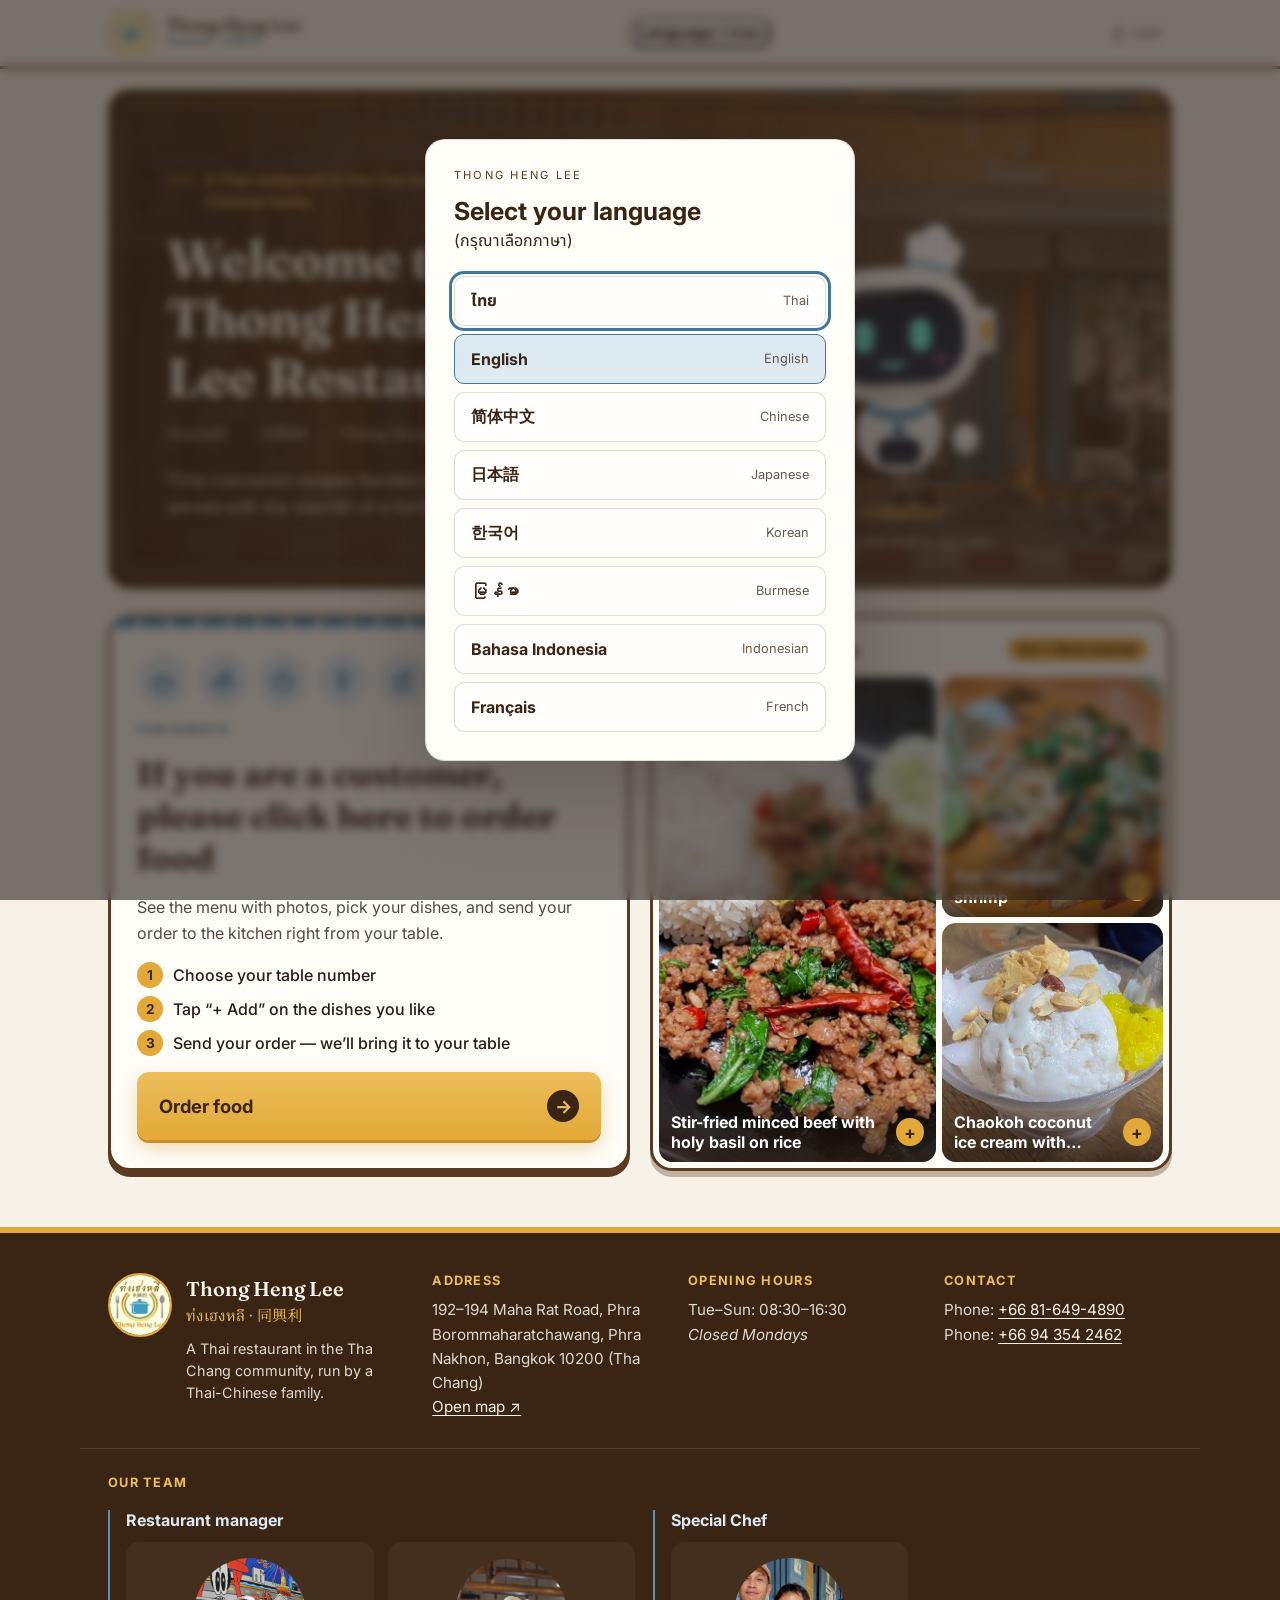
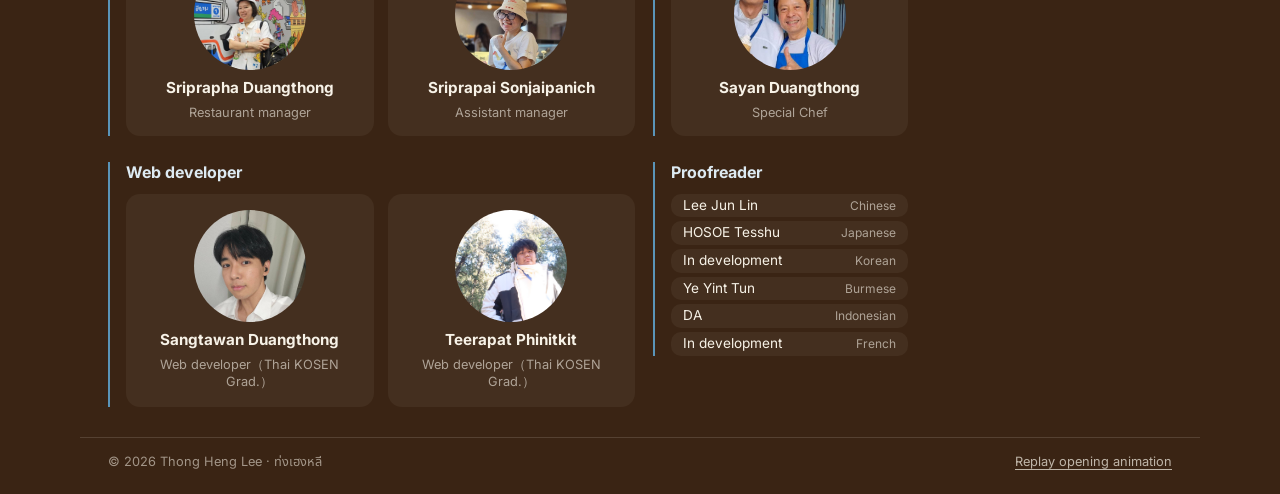
<file: index.html>
<!DOCTYPE html>
<html lang="th">
<head>
<meta charset="UTF-8" />
<meta name="viewport" content="width=device-width, initial-scale=1.0" />
<title>Thong Heng Lee Portal</title>
<meta name="description" content="ท่งเฮงหลี · 同興利 · Thong Heng Lee — ร้านอาหารไทยในชุมชนท่าช้าง ดูเมนูและสั่งอาหารได้จากโต๊ะ">
<meta property="og:title" content="Thong Heng Lee (ท่งเฮงหลี)">
<link rel="preconnect" href="https://fonts.googleapis.com">
<link rel="preconnect" href="https://fonts.gstatic.com" crossorigin>
<link href="https://fonts.googleapis.com/css2?family=Fraunces:ital,wght@0,500;0,600;0,700;1,500&family=Inter:wght@400;500;600;700&family=Noto+Sans+Thai:wght@400;500;600;700&family=Noto+Serif+Thai:wght@500;600;700&family=Noto+Sans+TC:wght@400;500;700&family=Noto+Sans+SC:wght@400;500;700&family=Noto+Sans+JP:wght@400;500;700&family=Noto+Sans+Myanmar:wght@400;500;700&family=Noto+Sans+KR:wght@400;500;700&family=Noto+Serif+KR:wght@600;700&family=Noto+Serif+TC:wght@500;700&family=Noto+Serif+SC:wght@500;700&family=Noto+Serif+JP:wght@500;700&display=swap" rel="stylesheet">
<link rel="icon" href="assets/images/logo.jpg">
<link rel="stylesheet" href="assets/css/site.css">
<style>
  /* ================= Opening animation ================= */
  body.intro-lock { overflow: hidden; }
  .intro { position: fixed; inset: 0; z-index: 100; background: #E2A838; overflow: hidden; cursor: pointer; transition: opacity 0.6s ease 0.55s; }
  .intro[hidden] { display: none; }
  .intro .stage {
    position: absolute; left: 50%; top: 50%;
    width: max(100vw, calc(100dvh * 10 / 7)); aspect-ratio: 10 / 7;
    transform: translate(-50%, -50%) scale(1); transform-origin: 50% 66%;
    transition: transform 1.15s cubic-bezier(.55, 0, .35, 1);
  }
  .intro .facade { position: absolute; inset: 0; width: 100%; height: 100%; display: block; }
  /* Sino-Portuguese shophouse folding doors (บานเฟี้ยม): two leaves per side, each a solid 3-D slab.
     The outer leaf hangs on iron pintles in the jamb; the inner leaf hangs on the outer leaf.
     Opening: the inner leaf folds back onto the outer one, then the pair swings out flat against the facade. */
  .intro .stage { --t: calc(max(100vw, 100dvh * 10 / 7) * 0.0065); } /* leaf thickness, scales with the stage */
  .doors { position: absolute; left: 38%; top: 41.43%; width: 24%; height: 50%; perspective: 1100px; }
  .leaf { position: absolute; top: 0; bottom: 0; width: 25%; transform-style: preserve-3d; }
  .leaf > .in, .leaf.in { width: 100%; }
  .doors > .leaf-l { left: 0; transform-origin: 0 50% 0; transition: transform 1.1s cubic-bezier(.55, .05, .3, 1) .5s; }
  .doors > .leaf-r { right: 0; transform-origin: 100% 50% 0; transition: transform 1.1s cubic-bezier(.55, .05, .3, 1) .38s; }
  .leaf-l > .in { left: 100%; transform-origin: 0 50% calc(var(--t) * -1); transition: transform .8s cubic-bezier(.5, 0, .3, 1) .12s; }
  .leaf-r > .in { right: 100%; transform-origin: 100% 50% calc(var(--t) * -1); transition: transform .8s cubic-bezier(.5, 0, .3, 1); }
  .intro.open .doors > .leaf-l { transform: rotateY(-180deg); }
  .intro.open .leaf-l > .in { transform: rotateY(180deg); }
  .intro.open .doors > .leaf-r { transform: rotateY(180deg); }
  .intro.open .leaf-r > .in { transform: rotateY(-180deg); }
  .leaf .face, .leaf .edge { position: absolute; backface-visibility: hidden; -webkit-backface-visibility: hidden; }
  .leaf .face { inset: 0; }
  .leaf .front {
    background: linear-gradient(90deg, rgba(0,0,0,0.10), rgba(255,255,255,0.06) 50%, rgba(0,0,0,0.10)), #5A94B8;
    box-shadow: inset 0 0 0 1.5px #335F7C;
  }
  .leaf-l > .in > .front { transform: translateZ(1px); } /* carries the astragal over the right-hand leaf */
  /* upper louvres */
  .leaf .front::before {
    content: ""; position: absolute; left: 17%; right: 17%; top: 6%; height: 45%;
    background: repeating-linear-gradient(180deg, #6FA6C9 0 2.4%, #3F7699 2.4% 3.4%, #4E86AA 3.4% 4.3%);
    box-shadow: 0 0 0 2px #3F7699, inset 0 3px 3px rgba(0,0,0,0.25);
  }
  /* lower raised (fielded) panel */
  .leaf .front::after {
    content: ""; position: absolute; left: 17%; right: 17%; bottom: 6%; height: 36%;
    background: linear-gradient(#5A94B8, #4E86AA) center / 58% 76% no-repeat, linear-gradient(135deg, #78AECF, #3F7699);
    box-shadow: 0 0 0 2px #3F7699;
  }
  .leaf .back {
    transform: translateZ(calc(var(--t) * -1)) rotateY(180deg);
    background: repeating-linear-gradient(90deg, #4A82A4 0 31%, #3B6F8F 31% 33.3%), #4A82A4;
    box-shadow: inset 0 0 0 1.5px #335F7C;
  }
  /* iron strap hinges on the inside face, on the hinge side */
  .leaf-l .back, .leaf-r .back { --strap: linear-gradient(#2B2F33, #2B2F33); }
  .leaf-l > .back, .leaf-l > .in > .back { background-image: var(--strap), var(--strap), var(--strap), repeating-linear-gradient(90deg, #4A82A4 0 31%, #3B6F8F 31% 33.3%); background-size: 60% 3.5%, 60% 3.5%, 60% 3.5%, auto; background-position: 100% 11%, 100% 50%, 100% 89%, 0 0; background-repeat: no-repeat, no-repeat, no-repeat, repeat; }
  .leaf-r > .back, .leaf-r > .in > .back { background-image: var(--strap), var(--strap), var(--strap), repeating-linear-gradient(90deg, #4A82A4 0 31%, #3B6F8F 31% 33.3%); background-size: 60% 3.5%, 60% 3.5%, 60% 3.5%, auto; background-position: 0 11%, 0 50%, 0 89%, 0 0; background-repeat: no-repeat, no-repeat, no-repeat, repeat; }
  /* the leaf's thickness: side edges, with hinge knuckles banded in iron */
  .leaf .edge {
    top: 0; bottom: 0; width: var(--t);
    background:
      linear-gradient(#2B2F33, #2B2F33) 0 11% / 100% 5% no-repeat,
      linear-gradient(#2B2F33, #2B2F33) 0 50% / 100% 5% no-repeat,
      linear-gradient(#2B2F33, #2B2F33) 0 89% / 100% 5% no-repeat,
      linear-gradient(90deg, #2F5E7B, #3C6F8E);
  }
  .leaf .e0 { right: 100%; transform-origin: 100% 50%; transform: rotateY(-90deg); }
  .leaf .e1 { left: 100%; transform-origin: 0 50%; transform: rotateY(90deg); }
  /* hardware on the street face */
  .leaf .hw { position: absolute; top: 0; bottom: 0; width: 11%;
    background: linear-gradient(#2B2F33, #2B2F33) 0 11% / 100% 6% no-repeat, linear-gradient(#2B2F33, #2B2F33) 0 50% / 100% 6% no-repeat, linear-gradient(#2B2F33, #2B2F33) 0 89% / 100% 6% no-repeat; }
  .leaf-l > .front .hw { left: -4%; }
  .leaf-r > .front .hw { right: -4%; }
  .leaf .ring { position: absolute; top: 53%; width: 13%; aspect-ratio: 1; border: 2px solid #E2C06A; border-radius: 50%; box-shadow: 0 1px 2px rgba(0,0,0,0.45); }
  .leaf-l .ring { right: 9%; }
  .leaf-r .ring { left: 9%; }
  .leaf .astragal { position: absolute; top: 0; bottom: 0; left: 100%; width: 7%; background: #4E86AA; box-shadow: inset 1px 0 rgba(255,255,255,0.3), 1px 0 2px rgba(0,0,0,0.35); }
  /* parked tuk-tuk: the body shivers on its springs while the engine idles, exhaust puffs drift off */
  .intro .tt-body { animation: ttIdle .16s ease-in-out infinite alternate; }
  .intro .puff { opacity: 0; transform-box: fill-box; transform-origin: center; animation: ttPuff 1.5s ease-out infinite; }
  .intro .puff.p2 { animation-delay: .5s; }
  .intro .puff.p3 { animation-delay: 1s; }
  @keyframes ttIdle { to { transform: translateY(-0.8px); } }
  @keyframes ttPuff { 0% { opacity: 0; transform: translate(0, 0) scale(.5); } 20% { opacity: .65; } 100% { opacity: 0; transform: translate(24px, -18px) scale(2.1); } }
  .intro.enter .stage { transform: translate(-50%, -50%) scale(3.4); }
  .intro.enter { opacity: 0; }
  .intro .glow { opacity: 0.35; transition: opacity 1.4s ease 0.4s; }
  .intro.open .glow { opacity: 1; }
  .intro-caption {
    position: absolute; left: 50%; bottom: max(4vh, 18px); transform: translateX(-50%);
    padding: 10px 20px; border-radius: 999px; background: rgba(58,36,20,0.82); color: var(--ivory);
    font-family: var(--font-display); font-size: clamp(1rem, 2.6vw, 1.4rem); white-space: nowrap;
    transition: opacity 0.4s;
  }
  .intro.enter .intro-caption { opacity: 0; }
  .skip { position: absolute; top: 16px; right: 16px; z-index: 2; border: 0; padding: 10px 16px; border-radius: 999px; background: rgba(58,36,20,0.75); color: var(--ivory); font-weight: 600; }
  .skip:hover { background: var(--teak-dark); }

  /* ================= Hero ================= */
  .hero {
    position: relative; margin-top: 20px; color: var(--ivory); overflow: hidden; border-radius: 22px;
    background:
      linear-gradient(100deg, rgba(58,36,20,0.95) 0%, rgba(92,58,33,0.86) 55%, rgba(92,58,33,0.55) 100%),
      url("assets/images/storefront.jpg") center / cover no-repeat,
      var(--teak);
    border: 3px solid var(--teak);
  }
  .hero::before { content: ""; position: absolute; inset: 10px; border: 1px solid rgba(226,168,56,0.6); border-radius: 14px; pointer-events: none; }
  .hero-grid { position: relative; display: grid; gap: 8px; padding: 38px 24px 26px; align-items: center; }
  @media (min-width: 860px) { .hero-grid { grid-template-columns: 1.2fr 1fr; padding: 48px 56px 36px; } }
  .eyebrow { display: flex; align-items: flex-start; gap: 10px; color: var(--ochre-hi); font-size: 0.92rem; font-weight: 500; line-height: 1.5; margin: 0 0 16px; max-width: 520px; }
  .eyebrow::before { content: ""; flex: none; width: 28px; height: 2px; background: var(--ochre); margin-top: 0.7em; }
  h1 { font-family: var(--font-display); font-weight: 700; font-size: clamp(2rem, 5vw, 3.3rem); line-height: 1.12; margin: 0; text-wrap: balance; }
  .trilingual { margin: 16px 0 0; font-size: 1rem; color: rgba(247,242,231,0.75); display: flex; flex-wrap: wrap; gap: 6px 14px; }
  .trilingual span { font-family: 'Noto Serif Thai', 'Noto Serif TC', 'Fraunces', serif; }
  .trilingual span + span::before { content: "·"; margin-right: 14px; color: var(--ochre); }
  .lede { max-width: 520px; margin: 18px 0 0; font-size: 1.05rem; line-height: 1.6; color: rgba(247,242,231,0.9); }

  /* ================= Floating chatbot ================= */
  .stage-bot { position: relative; display: flex; justify-content: center; padding-top: 78px; }
  .bubble {
    position: absolute; top: 0; left: 50%; transform: translateX(-50%);
    max-width: min(300px, 88%); width: max-content; min-height: 46px;
    background: #FFFFFF; color: var(--ink); padding: 12px 18px; font-size: 1rem; font-weight: 500; line-height: 1.4;
    border-radius: 20px; box-shadow: 0 10px 28px rgba(0,0,0,0.32), 0 0 0 2px rgba(226,168,56,0.6); text-align: center; z-index: 2;
  }
  .bubble:empty { visibility: hidden; }
  .bubble::after { content: ""; position: absolute; left: 50%; bottom: -7px; width: 16px; height: 16px; background: #FFFFFF; border-radius: 0 0 4px 0; transform: translateX(-50%) rotate(45deg); }
  .bubble.pop { animation: pop 0.35s cubic-bezier(.3,1.6,.5,1); }
  @keyframes pop { from { transform: translateX(-50%) scale(0.7); opacity: 0; } to { transform: translateX(-50%) scale(1); opacity: 1; } }
  .dots { display: inline-flex; gap: 5px; padding: 6px 4px; }
  .dots i { width: 8px; height: 8px; border-radius: 50%; background: #9AA3B2; animation: dot 0.9s ease-in-out infinite; }
  .dots i:nth-child(2) { animation-delay: 0.15s; } .dots i:nth-child(3) { animation-delay: 0.3s; }
  @keyframes dot { 0%,100% { transform: translateY(0); opacity: 0.5; } 40% { transform: translateY(-5px); opacity: 1; } }

  .mascot { background: none; border: 0; padding: 0; width: min(285px, 64vw); cursor: pointer; -webkit-tap-highlight-color: transparent; }
  .mascot svg { display: block; width: 100%; height: auto; overflow: visible; }
  .mascot svg * { transform-box: view-box; }
  .float    { animation: float 3.6s ease-in-out infinite; }
  .shadow   { transform-origin: 120px 248px; animation: shadow 3.6s ease-in-out infinite; }
  .hand-l   { transform-origin: 64px 186px; animation: handFloat 3.6s ease-in-out 0.25s infinite; }
  .hand-r   { transform-origin: 176px 186px; animation: handFloat 3.6s ease-in-out 0.5s infinite; }
  .eyes     { transform-origin: 120px 100px; animation: blink 5s infinite; }
  .eye-happy, .mouth-open { opacity: 0; }
  .ear-light { animation: earGlow 2.4s ease-in-out infinite; }
  .happy .eye-open { opacity: 0; }
  .happy .eye-happy { opacity: 1; }
  .talking .mouth-open { animation: talk 0.22s steps(1) infinite; }
  .talking .mouth-smile { animation: talk 0.22s steps(1) infinite reverse; }
  .waving .hand-l { animation: waveHand 0.45s ease-in-out 5 alternate; }
  .dish-ic { opacity: 0; animation: dishCycle 9s infinite; }
  .dish-ic.d2 { animation-delay: 3s; } .dish-ic.d3 { animation-delay: 6s; }
  @keyframes float     { 0%,100% { transform: translateY(0); } 50% { transform: translateY(-12px); } }
  @keyframes shadow    { 0%,100% { transform: scale(1); opacity: 1; } 50% { transform: scale(0.78); opacity: 0.6; } }
  @keyframes handFloat { 0%,100% { transform: translateY(0); } 50% { transform: translateY(-7px); } }
  @keyframes waveHand  { from { transform: translate(-6px, -62px) rotate(-22deg); } to { transform: translate(-6px, -62px) rotate(18deg); } }
  @keyframes blink     { 0%,93%,100% { transform: scaleY(1); } 96% { transform: scaleY(0.1); } }
  @keyframes earGlow   { 0%,100% { opacity: 0.55; } 50% { opacity: 1; } }
  @keyframes talk      { 0% { opacity: 1; } 50% { opacity: 0; } }
  @keyframes dishCycle { 0% { opacity: 0; } 4%,30% { opacity: 1; } 34%,100% { opacity: 0; } }
  .hint { text-align: center; font-size: 0.8rem; color: rgba(247,242,231,0.65); margin: 6px 0 0; }

  /* ================= Customer entry + favourites ================= */
  .entry { display: grid; gap: 20px; margin-top: 26px; }
  @media (min-width: 900px) { .entry { grid-template-columns: 1fr 1fr; align-items: stretch; } }

  .cust-card {
    position: relative; display: flex; flex-direction: column; gap: 16px; padding: 30px 26px 28px; text-decoration: none;
    background: var(--paper); border: 3px solid var(--teak); border-radius: 22px; box-shadow: 0 6px 0 var(--teak);
    transition: transform 0.2s, box-shadow 0.2s;
  }
  .cust-card:hover { transform: translateY(-3px); box-shadow: 0 9px 0 var(--teak); }
  .cust-card:active { transform: translateY(3px); box-shadow: 0 3px 0 var(--teak); }
  .cust-card::before { content: ""; position: absolute; left: 0; right: 0; top: 0; height: 10px; border-radius: 19px 19px 0 0; background: repeating-linear-gradient(90deg, var(--sky) 0 26px, var(--ivory) 26px 30px); }
  .cust-icons { display: flex; flex-wrap: wrap; gap: 8px; margin-top: 6px; }
  .cust-icon { width: 52px; height: 52px; border-radius: 50%; display: grid; place-items: center; background: var(--sky-soft); color: var(--sky-deep); }
  @media (max-width: 420px) { .cust-icon { width: 46px; height: 46px; } .cust-icon svg { width: 22px; height: 22px; } }
  .cust-tag { font-size: 0.8rem; font-weight: 700; letter-spacing: 0.08em; text-transform: uppercase; color: var(--sky-deep); }
  .cust-card h2 { margin: 0; font-family: var(--font-display); font-size: clamp(1.6rem, 3.4vw, 2.15rem); line-height: 1.22; color: var(--teak-dark); }
  .cust-card .desc { margin: 0; line-height: 1.6; color: rgba(43,29,20,0.8); }
  .steps { list-style: none; margin: 0; padding: 0; display: grid; gap: 8px; }
  .steps li { display: flex; align-items: center; gap: 10px; font-weight: 500; }
  .steps li b { flex: none; display: grid; place-items: center; width: 26px; height: 26px; border-radius: 50%; background: var(--ochre); color: var(--teak-dark); font-size: 0.85rem; }
  .cust-card .btn-primary { align-self: stretch; margin-top: auto; padding: 18px 22px; font-size: 1.15rem; justify-content: space-between; }
  .cust-card .btn-primary .arrow { display: inline-grid; place-items: center; width: 32px; height: 32px; border-radius: 50%; background: var(--teak-dark); color: var(--ochre-hi); transition: transform 0.2s; }
  .cust-card:hover .btn-primary .arrow { transform: translateX(4px); }

  .fav-card { display: flex; flex-direction: column; background: var(--paper); border: 3px solid var(--teak); border-radius: 22px; overflow: hidden; box-shadow: 0 6px 0 rgba(92,58,33,0.35); }
  .fav-head { display: flex; align-items: center; justify-content: space-between; gap: 10px; padding: 18px 22px 14px; }
  .fav-head h2 { margin: 0; font-family: var(--font-display); font-size: 1.35rem; color: var(--teak-dark); }
  .fav-head span { text-align: end; font-size: 0.8rem; font-weight: 700; color: var(--teak-dark); background: var(--ochre); padding: 4px 10px; border-radius: 999px; }
  .fav-grid { flex: 1; display: grid; grid-template-columns: 1.25fr 1fr; grid-template-rows: 1fr 1fr; gap: 6px; padding: 0 6px 6px; min-height: 320px; }
  .fav { position: relative; display: block; margin: 0; overflow: hidden; border-radius: 14px; background: var(--ivory-2); text-decoration: none; }
  .fav:first-child { grid-row: span 2; }
  .fav img { width: 100%; height: 100%; object-fit: cover; display: block; transition: transform 0.6s cubic-bezier(.2,.7,.2,1); }
  .fav:hover img, .fav:focus-visible img { transform: scale(1.1); }
  /* The next photo fades in on top of the current one (see "House favourites" in the script). */
  .fav img.fav-in { position: absolute; inset: 0; opacity: 0; transition: opacity 0.8s ease; }
  .fav img.fav-in.on { opacity: 1; }
  .fav .cap > span { display: -webkit-box; -webkit-box-orient: vertical; -webkit-line-clamp: 2; overflow: hidden; }
  @media (prefers-reduced-motion: reduce) { .fav img.fav-in { transition: none; } }
  .fav .cap { position: absolute; left: 0; right: 0; bottom: 0; display: flex; justify-content: space-between; align-items: center; gap: 8px; padding: 28px 12px 10px; font-weight: 700; color: #fff; background: linear-gradient(transparent, rgba(43,29,20,0.82)); }
  .fav .cap::after { content: "+"; flex: none; display: grid; place-items: center; width: 28px; height: 28px; border-radius: 50%; background: var(--ochre); color: var(--teak-dark); font-size: 1.1rem; }
  @media (max-width: 899px) { .fav-grid { min-height: 0; aspect-ratio: 5 / 4; } }

  #languageSetup { width: min(430px, calc(100vw - 32px)); max-height: calc(100dvh - 32px); overflow-y:auto; box-sizing:border-box; padding:28px; border:1px solid var(--hairline); border-radius:20px; background:var(--paper); color:var(--teak-dark); box-shadow:0 24px 80px #241b1640; }
  #languageSetup::backdrop { background:#241b1699; backdrop-filter:blur(5px); }
  #languageSetup.fallback { display:block; position:fixed; inset:0; margin:auto; z-index:10000; }
  .language-welcome { font-size:.7rem; letter-spacing:.2em; color:var(--teak); }
  #languageHeading { margin:12px 0 24px; font-size:1.55rem; line-height:1.4; }
  #languageHeading span { display:block; font-size:1rem; font-weight:400; }
  .language-choices { display:flex; flex-direction:column; gap:8px; }
  .language-choices button { display:flex; justify-content:space-between; align-items:center; gap:16px; width:100%; min-height:50px; padding:12px 16px; border:1px solid var(--hairline); border-radius:10px; background:#fff9; color:var(--teak-dark); text-align:left; cursor:pointer; font:inherit; }
  .language-choices button span { font-size:.8rem; opacity:.75; }
  .language-choices button:hover, .language-choices button[aria-pressed="true"] { background:var(--sky-soft); border-color:var(--sky-deep); }
  .language-choices button:focus-visible { outline:3px solid var(--sky-deep); outline-offset:2px; }

</style>
</head>
<body>
<dialog id="languageSetup" aria-labelledby="languageHeading">
  <div class="language-welcome">THONG HENG LEE</div>
  <h2 id="languageHeading">Select your language <span lang="th">(กรุณาเลือกภาษา)</span></h2>
  <div class="language-choices"><button type="button" data-language-choice="th" lang="th"><strong>ไทย</strong><span>Thai</span></button><button type="button" data-language-choice="en" lang="en"><strong>English</strong><span>English</span></button><button type="button" data-language-choice="zh-Hans" lang="zh-Hans"><strong>简体中文</strong><span>Chinese</span></button><button type="button" data-language-choice="ja" lang="ja"><strong>日本語</strong><span>Japanese</span></button><button type="button" data-language-choice="ko" lang="ko"><strong>한국어</strong><span>Korean</span></button><button type="button" data-language-choice="my" lang="my"><strong>မြန်မာ</strong><span>Burmese</span></button><button type="button" data-language-choice="id" lang="id"><strong>Bahasa Indonesia</strong><span>Indonesian</span></button><button type="button" data-language-choice="fr" lang="fr"><strong>Français</strong><span>French</span></button></div>
</dialog>


<!-- ================= Opening animation ================= -->
<div class="intro" id="intro" hidden>
  <div class="stage">
    <svg class="facade" viewBox="0 0 1000 700" aria-hidden="true">
      <defs>
        <pattern id="rust" width="1000" height="28" patternUnits="userSpaceOnUse"><path d="M0 27.5 H1000" stroke="#D29A30" stroke-width="1.5" opacity="0.55"/></pattern>
        <!-- turned balusters, as on the balcony in the photos -->
        <pattern id="bal" width="24" height="52" patternUnits="userSpaceOnUse" y="72">
          <path d="M8 0 H16 V4 Q20 8 17 14 Q13 20 15 28 Q21 36 18 44 Q16 48 17 52 H7 Q8 48 6 44 Q3 36 9 28 Q11 20 7 14 Q4 8 8 4 Z" fill="#F6EFE0"/>
          <path d="M16 4 Q20 8 17 14 Q13 20 15 28 Q21 36 18 44 Q16 48 17 52 H14 Q15 44 16 36 Q12 28 14 20 Q17 12 15 4 Z" fill="#D8CCB4"/>
        </pattern>
        <pattern id="louvre" width="10" height="9" patternUnits="userSpaceOnUse"><rect width="10" height="9" fill="#5A94B8"/><rect y="6" width="10" height="2" fill="#3F7699"/></pattern>
        <pattern id="curbp" width="60" height="10" patternUnits="userSpaceOnUse"><rect width="30" height="10" fill="#B5463C"/><rect x="30" width="30" height="10" fill="#F4EFE6"/></pattern>
        <pattern id="tiles" width="40" height="20" patternUnits="userSpaceOnUse" y="650"><rect width="40" height="20" fill="#CFC4B2"/><path d="M0 19.5 H40 M39.5 0 V20" stroke="#BCAF99" stroke-width="1"/></pattern>
        <pattern id="dentil" width="12" height="8" patternUnits="userSpaceOnUse" y="148"><rect width="7" height="8" fill="#F6EFE0"/></pattern>
        <!-- round stucco columns: shading across the shaft, white bands every course -->
        <linearGradient id="colShaft"><stop offset="0" stop-color="#C08722"/><stop offset="0.3" stop-color="#EFC360"/><stop offset="0.45" stop-color="#F6D27C"/><stop offset="0.75" stop-color="#E2A838"/><stop offset="1" stop-color="#B07A1C"/></linearGradient>
        <linearGradient id="bandShade"><stop offset="0" stop-color="#D8CCB4"/><stop offset="0.4" stop-color="#FFFBF1"/><stop offset="1" stop-color="#C9BCA2"/></linearGradient>
        <pattern id="rings" width="52" height="24" patternUnits="userSpaceOnUse" y="182"><rect y="20" width="52" height="3" fill="url(#bandShade)"/><rect y="19" width="52" height="1" fill="#A06E18" opacity="0.35"/></pattern>
        <pattern id="corrugated" width="9" height="40" patternUnits="userSpaceOnUse"><rect width="9" height="40" fill="#B9C2C6"/><rect width="3" height="40" fill="#DDE3E5"/><rect x="6" width="3" height="40" fill="#97A1A6"/></pattern>
        <clipPath id="transom"><path d="M380 290 V266 Q500 226 620 266 V290 Z"/></clipPath>
        <g id="column">
          <rect x="-8" y="158" width="68" height="11" fill="#F6EFE0"/>
          <path d="M-4 169 H56 L50 182 H2 Z" fill="#E9DEC6"/>
          <rect x="0" y="182" width="52" height="432" fill="url(#colShaft)"/>
          <rect x="0" y="182" width="52" height="432" fill="url(#rings)" opacity="0.9"/>
          <rect x="-3" y="184" width="58" height="6" fill="url(#bandShade)"/>
          <rect x="-4" y="608" width="60" height="9" rx="4.5" fill="url(#bandShade)"/>
          <rect x="-9" y="617" width="70" height="33" fill="#F6EFE0"/><rect x="-9" y="617" width="70" height="4" fill="#D8CCB4"/>
        </g>
        <!-- tuk-tuk paint, glass and roof fringe -->
        <linearGradient id="ttRed" x2="0" y2="1"><stop offset="0" stop-color="#E8574A"/><stop offset="0.55" stop-color="#C8382F"/><stop offset="1" stop-color="#8F221B"/></linearGradient>
        <linearGradient id="ttGlass" x2="1" y2="1"><stop offset="0" stop-color="#E4F5FC" stop-opacity="0.9"/><stop offset="1" stop-color="#8FC6DE" stop-opacity="0.75"/></linearGradient>
        <radialGradient id="ttWheel"><stop offset="0.55" stop-color="#E9ECEF"/><stop offset="1" stop-color="#9AA1A8"/></radialGradient>
        <pattern id="fringe" width="12" height="9" patternUnits="userSpaceOnUse"><rect width="12" height="3" fill="#F2C14E"/><path d="M0 3 Q3 10 6 3 Z" fill="#F6EFE0"/><path d="M6 3 Q9 10 12 3 Z" fill="#2F6E9C"/></pattern>
        <radialGradient id="warm" cx="0.5" cy="0.45" r="0.6"><stop offset="0" stop-color="#FFE7B0" stop-opacity="0.85"/><stop offset="1" stop-color="#FFE7B0" stop-opacity="0"/></radialGradient>
        <linearGradient id="revealL"><stop offset="0" stop-color="#3A2414" stop-opacity="0.45"/><stop offset="1" stop-color="#3A2414" stop-opacity="0"/></linearGradient>
        <linearGradient id="revealR" x1="1" x2="0"><stop offset="0" stop-color="#3A2414" stop-opacity="0.45"/><stop offset="1" stop-color="#3A2414" stop-opacity="0"/></linearGradient>
        <linearGradient id="revealT" x2="0" y2="1"><stop offset="0" stop-color="#3A2414" stop-opacity="0.5"/><stop offset="1" stop-color="#3A2414" stop-opacity="0"/></linearGradient>
        <clipPath id="doorway"><rect x="380" y="290" width="240" height="350"/></clipPath>
      </defs>

      <!-- wall -->
      <rect width="1000" height="700" fill="#E2A838"/>
      <rect width="1000" height="650" fill="url(#rust)"/>

      <!-- upper floor: louvred blue shutters behind the balcony -->
      <g>
        <rect x="150" y="-6" width="120" height="132" fill="#F6EFE0"/><rect x="160" y="4" width="48" height="122" fill="url(#louvre)"/><rect x="212" y="4" width="48" height="122" fill="url(#louvre)"/>
        <rect x="440" y="-6" width="120" height="132" fill="#F6EFE0"/><rect x="450" y="4" width="48" height="122" fill="url(#louvre)"/><rect x="502" y="4" width="48" height="122" fill="url(#louvre)"/>
        <rect x="730" y="-6" width="120" height="132" fill="#F6EFE0"/><rect x="740" y="4" width="48" height="122" fill="url(#louvre)"/><rect x="792" y="4" width="48" height="122" fill="url(#louvre)"/>
      </g>
      <!-- balcony: rail, turned balusters, pedestals over the columns -->
      <rect x="0" y="62" width="1000" height="10" fill="#F6EFE0"/><rect x="0" y="70" width="1000" height="2" fill="#D8CCB4"/>
      <rect x="0" y="72" width="1000" height="52" fill="url(#bal)"/>
      <rect x="0" y="124" width="1000" height="9" fill="#F6EFE0"/>
      <g fill="#F6EFE0">
        <rect x="24" y="56" width="72" height="77"/><rect x="290" y="56" width="72" height="77"/><rect x="638" y="56" width="72" height="77"/><rect x="904" y="56" width="72" height="77"/>
      </g>
      <g fill="#D8CCB4">
        <rect x="24" y="56" width="72" height="5"/><rect x="290" y="56" width="72" height="5"/><rect x="638" y="56" width="72" height="5"/><rect x="904" y="56" width="72" height="5"/>
      </g>
      <!-- cornice with dentils and its shadow -->
      <rect x="0" y="133" width="1000" height="15" fill="#F6EFE0"/>
      <rect x="0" y="146" width="1000" height="2" fill="#D8CCB4"/>
      <rect x="0" y="148" width="1000" height="8" fill="url(#dentil)"/>
      <rect x="0" y="156" width="1000" height="6" fill="#A06E18" opacity="0.25"/>

      <!-- overhead power lines, as on every Bangkok street -->
      <g fill="none" stroke="#25292D" stroke-linecap="round">
        <path d="M-10 18 Q260 64 520 40 T1010 26" stroke-width="2.2"/>
        <path d="M-10 30 Q300 82 600 52 T1010 44" stroke-width="1.6"/>
        <path d="M-10 8 Q420 58 1010 14" stroke-width="1.3"/>
      </g>

      <!-- left bay: arched window with closed blue shutters -->
      <g>
        <path d="M130 300 A70 60 0 0 1 270 300 V570 H130 Z" fill="#F6EFE0"/>
        <path d="M142 300 A58 48 0 0 1 258 300 Z" fill="#5A94B8"/><path d="M200 252 V300 M170 262 L200 300 M230 262 L200 300" stroke="#F6EFE0" stroke-width="3"/>
        <rect x="142" y="304" width="56" height="256" fill="url(#louvre)"/><rect x="202" y="304" width="56" height="256" fill="url(#louvre)"/>
        <rect x="124" y="570" width="152" height="8" fill="#F6EFE0"/><rect x="124" y="576" width="152" height="3" fill="#D8CCB4"/>
      </g>

      <!-- right bay: corrugated awning over closed folding doors -->
      <g>
        <rect x="716" y="290" width="182" height="360" fill="#F6EFE0"/>
        <rect x="726" y="300" width="162" height="340" fill="#3F7699"/>
        <g fill="url(#louvre)">
          <rect x="730" y="306" width="35" height="160"/><rect x="770" y="306" width="35" height="160"/><rect x="810" y="306" width="35" height="160"/><rect x="850" y="306" width="35" height="160"/>
        </g>
        <g fill="#4E86AA" stroke="#6FA6C9" stroke-width="2">
          <rect x="732" y="478" width="31" height="150"/><rect x="772" y="478" width="31" height="150"/><rect x="812" y="478" width="31" height="150"/><rect x="852" y="478" width="31" height="150"/>
        </g>
        <path d="M767.5 300 V640 M807.5 300 V640 M847.5 300 V640" stroke="#335F7C" stroke-width="2"/>
        <path d="M706 238 H908 L902 280 H712 Z" fill="url(#corrugated)"/>
        <rect x="710" y="276" width="194" height="7" fill="#7E888D"/>
        <path d="M712 283 H902 L898 290 H716 Z" fill="#000" opacity="0.18"/>
        <path d="M712 238 L726 300 M902 238 L888 300" stroke="#5B6367" stroke-width="2.5"/>
      </g>

      <!-- round banded columns -->
      <use href="#column" x="34"/><use href="#column" x="300"/><use href="#column" x="648"/><use href="#column" x="914"/>

      <!-- sign board, hung from the cornice -->
      <path d="M424 160 V178 M576 160 V178" stroke="#3F4549" stroke-width="2.5"/>
      <rect x="400" y="176" width="200" height="56" rx="2" fill="#2F6E9C"/>
      <rect x="404" y="180" width="192" height="48" fill="#FBFAF4"/>
      <text x="500" y="204" text-anchor="middle" font-size="22" font-weight="700" fill="#3A2C26" font-family="Noto Serif Thai, serif">ท่งเฮงหลี</text>
      <text x="500" y="216" text-anchor="middle" font-size="10" font-weight="700" fill="#3A2C26" font-family="Noto Serif TC, serif" data-name-zh-svg>同興利</text>
      <rect x="424" y="219" width="108" height="10" rx="1" fill="#E9B43C"/>
      <text x="478" y="226.4" text-anchor="middle" font-size="6.4" font-weight="600" fill="#FFFFFF" font-family="Inter, sans-serif">Thong Heng Lee Restaurant</text>
      <text x="564" y="226.6" text-anchor="middle" font-size="7" font-weight="600" fill="#3A2C26" font-family="Inter, sans-serif">Est. 1909</text>
      <!-- small white dome lamps either side of the sign -->
      <g>
        <path d="M368 214 H384" stroke="#8E8E8E" stroke-width="2"/><path d="M372 214 A9 8 0 0 1 390 214 Z" fill="#F4F2EC"/><ellipse cx="381" cy="214" rx="7" ry="2" fill="#FFF3C4"/>
        <path d="M616 214 H632" stroke="#8E8E8E" stroke-width="2"/><path d="M610 214 A9 8 0 0 1 628 214 Z" fill="#F4F2EC"/><ellipse cx="619" cy="214" rx="7" ry="2" fill="#FFF3C4"/>
      </g>

      <!-- door frame and arched, slatted transom -->
      <rect x="366" y="236" width="268" height="414" fill="#F6EFE0"/>
      <path d="M372 270 Q500 222 628 270" stroke="#D8CCB4" stroke-width="3" fill="none"/>
      <path d="M380 290 V266 Q500 226 620 266 V290 Z" fill="#3F7699"/>
      <g clip-path="url(#transom)" stroke="#6FA6C9" stroke-width="5">
        <path d="M392 240 V290 M404 240 V290 M416 240 V290 M428 240 V290 M440 240 V290 M452 240 V290 M464 240 V290 M476 240 V290 M488 240 V290 M512 240 V290 M524 240 V290 M536 240 V290 M548 240 V290 M560 240 V290 M572 240 V290 M584 240 V290 M596 240 V290 M608 240 V290"/>
      </g>
      <path d="M380 266 Q500 226 620 266" stroke="#4E86AA" stroke-width="4" fill="none"/>
      <rect x="378" y="284" width="244" height="6" fill="#335F7C"/>
      <!-- octagonal charm and the house number ๑๙๔ -->
      <polygon points="496,244 504,244 509,249 509,257 504,262 496,262 491,257 491,249" fill="#C8423A" stroke="#E2C06A" stroke-width="1.5"/>
      <rect x="489" y="268" width="22" height="11" rx="2" fill="#2F6E9C"/>
      <text x="500" y="276.6" text-anchor="middle" font-size="8" font-weight="700" fill="#FFFFFF" font-family="Noto Sans Thai, sans-serif">๑๙๔</text>
      <!-- iron hinge pintles set into the jambs -->
      <g fill="#2B2F33">
        <rect x="373" y="321" width="8" height="22" rx="2"/><rect x="373" y="454" width="8" height="22" rx="2"/><rect x="373" y="587" width="8" height="22" rx="2"/>
        <rect x="619" y="321" width="8" height="22" rx="2"/><rect x="619" y="454" width="8" height="22" rx="2"/><rect x="619" y="587" width="8" height="22" rx="2"/>
      </g>

      <!-- interior seen through the doorway -->
      <g clip-path="url(#doorway)">
        <rect x="380" y="290" width="240" height="350" fill="#F7F0E2"/>
        <polygon points="380,290 620,290 560,332 440,332" fill="#EFE6D4"/>
        <path d="M410 290 L452 332 M470 290 L482 332 M530 290 L518 332 M590 290 L548 332" stroke="#D9CBB0" stroke-width="3"/>
        <polygon points="380,290 440,332 440,520 380,640" fill="#EDE3CF"/>
        <polygon points="620,290 560,332 560,520 620,640" fill="#EDE3CF"/>
        <polygon points="440,520 560,520 620,640 380,640" fill="#B98566"/>
        <path d="M470 520 L430 640 M500 520 L500 640 M530 520 L570 640 M425 560 H575 M405 600 H595" stroke="#9E6E52" stroke-width="2"/>
        <!-- back wall: teal door, clock, frames -->
        <rect x="485" y="420" width="32" height="100" fill="#4F8E9E"/>
        <circle cx="535" cy="362" r="10" fill="#F5A623" stroke="#FFFFFF" stroke-width="2"/>
        <rect x="452" y="350" width="26" height="20" fill="#FFFFFF" stroke="#5C3A21" stroke-width="3"/>
        <rect x="455" y="385" width="18" height="14" fill="#FFFFFF" stroke="#5C3A21" stroke-width="2"/>
        <!-- ceiling fan + lamp -->
        <path d="M500 290 V316" stroke="#5C5C5C" stroke-width="2"/>
        <ellipse cx="500" cy="318" rx="22" ry="3" fill="#6B6B6B"/>
        <path d="M455 290 V350" stroke="#5C3A21" stroke-width="1.5"/><path d="M447 350 H463 L459 358 H451 Z" fill="#E2A838"/>
        <!-- teak train-style benches, left side -->
        <polygon points="384,452 412,470 412,640 384,640" fill="#5C3A21"/><polygon points="384,452 412,470 412,478 384,462" fill="#7A5234"/>
        <polygon points="412,560 432,548 432,556 412,570" fill="#F2E8D5"/>
        <polygon points="418,470 432,480 432,590 418,605" fill="#5C3A21"/><polygon points="418,470 432,480 432,486 418,477" fill="#7A5234"/>
        <polygon points="432,532 440,528 440,532 432,537" fill="#F2E8D5"/>
        <polygon points="436,482 442,487 442,548 436,556" fill="#5C3A21"/>
        <!-- right side -->
        <polygon points="616,452 588,470 588,640 616,640" fill="#5C3A21"/><polygon points="616,452 588,470 588,478 616,462" fill="#7A5234"/>
        <polygon points="588,560 568,548 568,556 588,570" fill="#F2E8D5"/>
        <polygon points="582,470 568,480 568,590 582,605" fill="#5C3A21"/><polygon points="582,470 568,480 568,486 582,477" fill="#7A5234"/>
        <polygon points="568,532 560,528 560,532 568,537" fill="#F2E8D5"/>
        <polygon points="564,482 558,487 558,548 564,556" fill="#5C3A21"/>
        <rect class="glow" x="380" y="290" width="240" height="350" fill="url(#warm)"/>
        <!-- depth of the door reveal (wall thickness) -->
        <rect x="380" y="290" width="14" height="350" fill="url(#revealL)"/>
        <rect x="606" y="290" width="14" height="350" fill="url(#revealR)"/>
        <rect x="380" y="290" width="240" height="10" fill="url(#revealT)"/>
        <!-- paper flags over the door -->
        <path d="M380 300 Q500 316 620 300" stroke="#8D6E63" stroke-width="1" fill="none"/>
        <g fill="#C8423A">
          <path d="M392 302 h14 l-7 12 Z"/><path d="M416 305 h14 l-7 12 Z"/><path d="M440 307 h14 l-7 12 Z"/><path d="M464 308 h14 l-7 12 Z"/>
          <path d="M488 309 h14 l-7 12 Z"/><path d="M512 309 h14 l-7 12 Z"/><path d="M536 308 h14 l-7 12 Z"/><path d="M560 306 h14 l-7 12 Z"/><path d="M584 304 h14 l-7 12 Z"/>
        </g>
      </g>

      <!-- step, pavement, curb -->
      <rect x="356" y="640" width="288" height="12" fill="#D9CFC0"/>
      <rect y="650" width="1000" height="40" fill="url(#tiles)"/>
      <rect y="650" width="1000" height="4" fill="#A06E18" opacity="0.15"/>
      <rect y="690" width="1000" height="10" fill="url(#curbp)"/>

      <!-- green twin-lantern street lamp + potted plant -->
      <g>
        <rect x="104" y="640" width="16" height="50" rx="3" fill="#24563F"/>
        <rect x="108" y="330" width="8" height="312" fill="#2E6B4F"/><rect x="112" y="330" width="3" height="312" fill="#4C8D6C" opacity="0.6"/>
        <path d="M112 360 Q112 334 86 336 M112 360 Q112 334 138 336" stroke="#2E6B4F" stroke-width="4" fill="none"/>
        <path d="M112 330 L106 318 H118 Z" fill="#2E6B4F"/>
        <g>
          <path d="M76 336 H96 L93 344 H79 Z" fill="#2E6B4F"/><rect x="79" y="344" width="14" height="22" fill="#FFF3C4" opacity="0.9"/><path d="M79 344 V366 M93 344 V366 M86 344 V366" stroke="#2E6B4F" stroke-width="2"/><path d="M77 366 H95 L90 374 H82 Z" fill="#2E6B4F"/>
          <path d="M128 336 H148 L145 344 H131 Z" fill="#2E6B4F"/><rect x="131" y="344" width="14" height="22" fill="#FFF3C4" opacity="0.9"/><path d="M131 344 V366 M145 344 V366 M138 344 V366" stroke="#2E6B4F" stroke-width="2"/><path d="M129 366 H147 L142 374 H134 Z" fill="#2E6B4F"/>
        </g>
      </g>
      <path d="M186 650 L192 616 H226 L232 650 Z" fill="#B46A45"/>
      <g fill="#4E8B4B"><circle cx="200" cy="604" r="13"/><circle cx="218" cy="600" r="14"/><circle cx="209" cy="588" r="12"/></g>

      <!-- a red Bangkok tuk-tuk parked at the curb, engine ticking over -->
      <g class="tuktuk" transform="translate(700 688)">
        <ellipse cx="142" cy="0" rx="150" ry="6" fill="#3A2414" opacity="0.28"/>
        <g class="tt-body">
          <!-- passenger tub, wheel arch, driver's sill -->
          <path d="M128 -40 H252 Q272 -40 274 -58 L276 -92 Q276 -112 258 -112 H134 Q126 -112 126 -104 Z" fill="url(#ttRed)"/>
          <path d="M178 -40 A36 36 0 0 1 250 -40 Z" fill="#3A1310"/>
          <path d="M66 -32 H130 V-52 H74 Q64 -46 66 -32 Z" fill="url(#ttRed)"/>
          <rect x="74" y="-56" width="56" height="5" fill="#2B2F33"/>
          <!-- nose and headlamp -->
          <path d="M12 -46 Q-2 -80 26 -104 L44 -118 H62 L76 -62 Q76 -48 62 -44 Z" fill="url(#ttRed)"/>
          <path d="M12 -48 Q4 -62 7 -76" stroke="#E3E7EA" stroke-width="3.5" fill="none" stroke-linecap="round"/>
          <path d="M22 -96 Q14 -84 16 -60" stroke="#FFFFFF" stroke-width="2.5" opacity="0.35" fill="none" stroke-linecap="round"/>
          <circle cx="20" cy="-82" r="9" fill="#FFF6D6" stroke="#E3E7EA" stroke-width="3"/><circle cx="17" cy="-85" r="2.5" fill="#FFFFFF"/>
          <rect x="24" y="-64" width="8" height="5" rx="1.5" fill="#FFB347"/>
          <!-- seats -->
          <rect x="88" y="-82" width="40" height="11" rx="5" fill="#2A1C14"/><rect x="104" y="-71" width="8" height="18" fill="#3A3A3A"/>
          <rect x="150" y="-119" width="102" height="9" rx="4" fill="#F3E6CC"/>
          <rect x="238" y="-152" width="22" height="44" rx="6" fill="#F3E6CC"/>
          <path d="M242 -140 H256 M242 -128 H256 M242 -116 H256" stroke="#D9C7A2" stroke-width="1.5"/>
          <!-- trim: chrome rail, gold pinstripes, gloss, emblem, tail lamp -->
          <path d="M130 -112 H258 Q276 -111 276 -92" stroke="#E3E7EA" stroke-width="3" fill="none"/>
          <path d="M132 -96 H272" stroke="#F2C14E" stroke-width="2"/><path d="M130 -60 H272" stroke="#F2C14E" stroke-width="1.5"/>
          <path d="M140 -104 Q200 -108 264 -103" stroke="#FFFFFF" stroke-width="3" opacity="0.35" fill="none" stroke-linecap="round"/>
          <circle cx="198" cy="-78" r="10" fill="#F2C14E" stroke="#FFF3C4" stroke-width="1.5"/>
          <text x="198" y="-74.5" text-anchor="middle" font-size="10" font-weight="700" fill="#8F221B" font-family="Noto Serif TC, serif">興</text>
          <rect x="272" y="-80" width="6" height="13" rx="2" fill="#FF6A3D"/>
          <!-- windscreen, handlebar, mirror, roof pillars -->
          <path d="M44 -116 L58 -166 H68 L57 -116 Z" fill="url(#ttGlass)" stroke="#E3E7EA" stroke-width="2"/>
          <path d="M60 -106 L84 -101" stroke="#2B2F33" stroke-width="4" stroke-linecap="round"/><path d="M80 -102 L88 -100" stroke="#111" stroke-width="5" stroke-linecap="round"/>
          <path d="M57 -150 L42 -156" stroke="#E3E7EA" stroke-width="2"/><circle cx="40" cy="-157" r="4.5" fill="#E3E7EA" stroke="#9AA1A8"/>
          <path d="M136 -112 V-166 M266 -104 V-166" stroke="#E3E7EA" stroke-width="3.5"/>
          <path d="M262 -166 H281 Q284 -136 276 -110 H260 Z" fill="url(#ttRed)"/>
          <path d="M279 -164 Q282 -138 275 -112" stroke="#F2C14E" stroke-width="1.5" fill="none"/>
          <path d="M142 -152 Q149 -132 142 -114" stroke="#E3E7EA" stroke-width="2.5" fill="none" stroke-linecap="round"/>
          <rect x="128" y="-42" width="46" height="4" rx="1" fill="#C9CDD2"/>
          <!-- roof canopy with fringe, rolled side curtain, TAXI sign -->
          <rect x="140" y="-160" width="122" height="6" rx="3" fill="#E8DCC2"/>
          <path d="M44 -166 Q34 -167 37 -177 Q42 -190 62 -190 H262 Q280 -190 280 -176 V-166 Z" fill="url(#ttRed)"/>
          <path d="M64 -186 H262" stroke="#FFFFFF" stroke-width="2.5" opacity="0.3" stroke-linecap="round"/>
          <rect x="40" y="-166" width="240" height="9" fill="url(#fringe)"/>
          <rect x="152" y="-192" width="12" height="3" fill="#2B2F33"/>
          <rect x="132" y="-206" width="52" height="15" rx="3" fill="#F5C518" stroke="#2B2F33" stroke-width="1.2"/>
          <text x="158" y="-194.6" text-anchor="middle" font-size="10.5" font-weight="800" fill="#2B2F33" font-family="Inter, sans-serif" letter-spacing="1">TAXI</text>
        </g>
        <!-- wheels -->
        <g>
          <circle cx="44" cy="-20" r="20" fill="#1C1C1C"/><circle cx="44" cy="-20" r="12" fill="url(#ttWheel)"/><circle cx="44" cy="-20" r="4.5" fill="#6E767E"/>
          <circle cx="214" cy="-23" r="23" fill="#1C1C1C"/><circle cx="214" cy="-23" r="14" fill="url(#ttWheel)"/><circle cx="214" cy="-23" r="5" fill="#6E767E"/>
          <path d="M44 -20 L50 -50" stroke="#C9CDD2" stroke-width="4" stroke-linecap="round"/>
        </g>
        <g class="tt-body">
          <!-- mudguards and exhaust -->
          <path d="M18 -24 Q20 -50 44 -50 Q68 -50 70 -24 H64 Q62 -43 44 -43 Q26 -43 24 -24 Z" fill="#A82820"/>
          <path d="M174 -40 A40 40 0 0 1 254 -40 H247 A33 33 0 0 0 181 -40 Z" fill="#A82820"/>
          <rect x="246" y="-31" width="36" height="6" rx="3" fill="#8A9097"/><rect x="278" y="-32" width="6" height="8" rx="2" fill="#5E656C"/>
          <circle class="puff p1" cx="290" cy="-29" r="6" fill="#E9E6E0"/>
          <circle class="puff p2" cx="290" cy="-29" r="6" fill="#E9E6E0"/>
          <circle class="puff p3" cx="290" cy="-29" r="6" fill="#E9E6E0"/>
        </g>
      </g>
    </svg>
    <div class="doors">
      <div class="leaf leaf-l">
        <i class="face front"><i class="hw"></i></i><i class="face back"></i><i class="edge e0"></i><i class="edge e1"></i>
        <div class="leaf in">
          <i class="face front"><i class="ring"></i><i class="astragal"></i></i><i class="face back"></i><i class="edge e0"></i><i class="edge e1"></i>
        </div>
      </div>
      <div class="leaf leaf-r">
        <i class="face front"><i class="hw"></i></i><i class="face back"></i><i class="edge e0"></i><i class="edge e1"></i>
        <div class="leaf in">
          <i class="face front"><i class="ring"></i></i><i class="face back"></i><i class="edge e0"></i><i class="edge e1"></i>
        </div>
      </div>
    </div>
  </div>
  <p class="intro-caption" data-i18n="welcome"></p>
  <button class="skip" type="button" id="introSkip" data-i18n="skip"></button>
</div>

<header class="site-header">
  <div class="wrap bar">
    <a class="brand" href="index.html">
      <img src="assets/images/logo.jpg" alt="Thong Heng Lee logo">
      <div class="brand-names">
        <div class="en">Thong Heng Lee</div>
        <div class="sub">ท่งเฮงหลี · <span data-name-zh>同興利</span></div>
      </div>
    </a>
    <button type="button" id="changeLanguage" class="btn">Language / ภาษา</button>
    <a class="staff-link" href="staff.html" data-i18n-aria="staffAria">
      <svg width="16" height="16" viewBox="0 0 24 24" fill="none" stroke="currentColor" stroke-width="2" stroke-linecap="round" stroke-linejoin="round" aria-hidden="true"><rect x="4" y="10" width="16" height="11" rx="2"/><path d="M8 10V7a4 4 0 0 1 8 0v3"/></svg>
      <span data-i18n="staffLink"></span>
    </a>
  </div>
</header>

<main class="wrap">
  <!-- ================= Hero ================= -->
  <section class="hero" aria-labelledby="welcome">
    <div class="hero-grid">
      <div>
        <p class="eyebrow" data-i18n="eyebrow"></p>
        <h1 id="welcome" data-i18n="welcome"></h1>
        <p class="trilingual" aria-hidden="true">
          <span>ท่งเฮงหลี</span><span data-name-zh>同興利</span><span>Thong Heng Lee</span>
        </p>
        <p class="lede" data-i18n="lede"></p>
      </div>

      <div>
        <div class="stage-bot">
          <div class="bubble" id="bubble" role="status" aria-live="polite"></div>
          <button class="mascot" id="mascot" type="button" data-i18n-aria="mascotLabel">
            <svg viewBox="0 0 240 262" aria-hidden="true">
              <defs>
                <linearGradient id="shell" x1="0" y1="0" x2="0.35" y2="1">
                  <stop offset="0" stop-color="#FFFFFF"/><stop offset="0.6" stop-color="#F3F2EE"/><stop offset="1" stop-color="#D9D6CE"/>
                </linearGradient>
                <linearGradient id="screen" x1="0" y1="0" x2="0" y2="1">
                  <stop offset="0" stop-color="#1A1F2B"/><stop offset="1" stop-color="#2B3244"/>
                </linearGradient>
                <filter id="glowf" x="-50%" y="-50%" width="200%" height="200%">
                  <feGaussianBlur stdDeviation="2.4" result="b"/>
                  <feMerge><feMergeNode in="b"/><feMergeNode in="SourceGraphic"/></feMerge>
                </filter>
                <radialGradient id="floor" cx="0.5" cy="0.5" r="0.5">
                  <stop offset="0" stop-color="rgba(237,190,90,0.6)"/><stop offset="1" stop-color="rgba(237,190,90,0)"/>
                </radialGradient>
              </defs>
              <ellipse class="shadow" cx="120" cy="248" rx="58" ry="9" fill="url(#floor)"/>
              <g class="float">
                <g id="bodyGrp">
                  <rect x="84" y="148" width="72" height="66" rx="32" fill="url(#shell)" stroke="rgba(43,29,20,0.14)" stroke-width="1.5"/>
                  <path d="M90 154 Q120 170 150 154 L146 164 Q120 178 94 164 Z" fill="#5A94B8"/>
                  <path d="M120 170 L112 184 L128 184 Z" fill="#3F7699"/>
                  <circle cx="104" cy="162" r="1.4" fill="#EDBE5A"/><circle cx="120" cy="167" r="1.4" fill="#EDBE5A"/><circle cx="136" cy="162" r="1.4" fill="#EDBE5A"/>
                  <rect x="102" y="186" width="36" height="22" rx="8" fill="url(#screen)"/>
                  <g class="dish-ic d1">
                    <ellipse cx="120" cy="201" rx="10" ry="3" fill="#BFE3C8"/>
                    <path d="M112 199 q2 -3.5 4 0 t4 0 t4 0 t4 0" fill="none" stroke="#E8A64E" stroke-width="1.6" stroke-linecap="round"/>
                    <path d="M114 195.5 q2 -3 4 0 t4 0 t4 0" fill="none" stroke="#F0BC6C" stroke-width="1.5" stroke-linecap="round"/>
                    <path d="M126 191 a3.5 3.5 0 0 0 4.5 3.5 z" fill="#8BC34A"/>
                  </g>
                  <g class="dish-ic d2">
                    <path d="M111 202 a9 7 0 0 1 18 0 z" fill="#FFFFFF"/>
                    <ellipse cx="118" cy="195" rx="5" ry="3.4" fill="#FFFDF5"/>
                    <circle cx="118" cy="195" r="2" fill="#F2A11B"/>
                    <ellipse cx="125.5" cy="198.5" rx="3.2" ry="1.5" fill="#43A047" transform="rotate(-30 125.5 198.5)"/>
                    <path d="M112 199 l3 -1" stroke="#E53935" stroke-width="1.5" stroke-linecap="round"/>
                  </g>
                  <g class="dish-ic d3">
                    <circle cx="120" cy="194" r="4.6" fill="#FFFFFF"/>
                    <circle cx="116.5" cy="196.5" r="3" fill="#FFFFFF"/><circle cx="123.5" cy="196.5" r="3" fill="#FFFFFF"/>
                    <path d="M112 198 h16 a8 6 0 0 1 -16 0 z" fill="#8B5A2B"/>
                    <circle cx="119" cy="191.5" r="0.9" fill="#C68B3E"/><circle cx="121.5" cy="192.5" r="0.9" fill="#C68B3E"/>
                  </g>
                </g>
                <g class="hand-l"><ellipse cx="64" cy="186" rx="11" ry="13" fill="url(#shell)" stroke="rgba(43,29,20,0.14)" stroke-width="1.5"/></g>
                <g class="hand-r"><ellipse cx="176" cy="186" rx="11" ry="13" fill="url(#shell)" stroke="rgba(43,29,20,0.14)" stroke-width="1.5"/></g>
                <g id="headGrp">
                  <rect x="36" y="78" width="16" height="40" rx="8" fill="url(#shell)" stroke="rgba(43,29,20,0.14)" stroke-width="1.5"/>
                  <rect x="188" y="78" width="16" height="40" rx="8" fill="url(#shell)" stroke="rgba(43,29,20,0.14)" stroke-width="1.5"/>
                  <rect class="ear-light" x="40" y="88" width="8" height="20" rx="4" fill="#E2A838"/>
                  <rect class="ear-light" x="192" y="88" width="8" height="20" rx="4" fill="#E2A838"/>
                  <rect x="48" y="42" width="144" height="112" rx="50" fill="url(#shell)" stroke="rgba(43,29,20,0.14)" stroke-width="1.5"/>
                  <path d="M72 60 Q90 48 114 48" stroke="#FFFFFF" stroke-width="5" stroke-linecap="round" fill="none" opacity="0.9"/>
                  <rect x="62" y="60" width="116" height="80" rx="36" fill="url(#screen)"/>
                  <path d="M80 72 Q98 64 120 66" stroke="rgba(255,255,255,0.12)" stroke-width="6" stroke-linecap="round" fill="none"/>
                  <g id="faceGrp">
                    <g class="eyes" filter="url(#glowf)">
                      <rect class="eye-open" x="88" y="87" width="16" height="26" rx="8" fill="#6FF7E0"/>
                      <rect class="eye-open" x="136" y="87" width="16" height="26" rx="8" fill="#6FF7E0"/>
                      <path class="eye-happy" d="M88 104 Q96 91 104 104" stroke="#6FF7E0" stroke-width="5" stroke-linecap="round" fill="none"/>
                      <path class="eye-happy" d="M136 104 Q144 91 152 104" stroke="#6FF7E0" stroke-width="5" stroke-linecap="round" fill="none"/>
                    </g>
                    <path class="mouth-smile" d="M112 123 Q120 129 128 123" stroke="#6FF7E0" stroke-width="3.5" stroke-linecap="round" fill="none" filter="url(#glowf)"/>
                    <ellipse class="mouth-open" cx="120" cy="125" rx="6" ry="4.5" fill="#6FF7E0" filter="url(#glowf)"/>
                    <ellipse cx="80" cy="120" rx="7" ry="4" fill="#FF7A9A" opacity="0.35"/>
                    <ellipse cx="160" cy="120" rx="7" ry="4" fill="#FF7A9A" opacity="0.35"/>
                  </g>
                  <g transform="rotate(14 152 40)">
                    <rect x="130" y="32" width="44" height="14" rx="5" fill="#FFFFFF" stroke="rgba(43,29,20,0.18)" stroke-width="1.5"/>
                    <circle cx="138" cy="26" r="10" fill="#FFFFFF" stroke="rgba(43,29,20,0.18)" stroke-width="1.5"/>
                    <circle cx="166" cy="26" r="10" fill="#FFFFFF" stroke="rgba(43,29,20,0.18)" stroke-width="1.5"/>
                    <circle cx="152" cy="19" r="13" fill="#FFFFFF" stroke="rgba(43,29,20,0.18)" stroke-width="1.5"/>
                    <rect x="131" y="27" width="42" height="12" fill="#FFFFFF"/>
                    <rect x="130" y="40" width="44" height="3" fill="#5A94B8"/>
                  </g>
                </g>
              </g>
            </svg>
          </button>
        </div>
        <p class="hint" data-i18n="hint"></p>
      </div>
    </div>
  </section>

  <!-- ================= Customer entry + favourites ================= -->
  <section class="entry">
    <a class="cust-card" id="custLink" href="menu.html">
      <span class="cust-icons" id="custIcons" aria-hidden="true"></span>
      <span class="cust-tag" data-i18n="custTag"></span>
      <h2 data-i18n="custTitle"></h2>
      <p class="desc" data-i18n="custDesc"></p>
      <ol class="steps">
        <li><b>1</b><span data-i18n="step1"></span></li>
        <li><b>2</b><span data-i18n="step2"></span></li>
        <li><b>3</b><span data-i18n="step3"></span></li>
      </ol>
      <span class="btn btn-primary"><span data-i18n="custCta"></span><span class="arrow" aria-hidden="true">→</span></span>
    </a>

    <section class="fav-card" aria-labelledby="favTitle">
      <div class="fav-head"><h2 id="favTitle" data-i18n="favTitle"></h2><span id="favSet" aria-live="polite"></span></div>
      <div class="fav-grid">
        <a class="fav" href="menu.html?dish=R03" data-dish="R03"><img src="assets/images/menu/full/R03.jpg" alt=""><span class="cap"><span></span></span></a>
        <a class="fav" href="menu.html?dish=10003" data-dish="10003"><img src="assets/images/menu/full/10003.jpg" alt=""><span class="cap"><span></span></span></a>
        <a class="fav" href="menu.html?dish=70040" data-dish="70040"><img src="assets/images/menu/full/70040.jpg" alt=""><span class="cap"><span></span></span></a>
      </div>
    </section>
  </section>
</main>

<footer class="site-footer" id="site-footer"></footer>

<script src="assets/js/site-config.js"></script>
<script src="assets/js/common.js"></script>
<script src="assets/js/menu-data.js"></script>
<script>
(function () {
  const DICT = {
    th: {
      eyebrow: 'ร้านอาหารไทยในชุมชนท่าช้างโดยครอบครัวเชื้อสายไทยจีน',
      welcome: 'ยินดีต้อนรับสู่ร้านท่งเฮงหลี',
      lede: 'รสชาติดั้งเดิมที่ส่งต่อกันมาหลายรุ่น เสิร์ฟด้วยความอบอุ่นแบบบ้านเรา',
      hint: 'แตะที่หุ่นยนต์เพื่อทักทาย', mascotLabel: 'หุ่นยนต์เชฟ แตะเพื่อทักทาย', skip: 'ข้าม ›',
      custTag: 'สำหรับลูกค้า', custTitle: 'สำหรับลูกค้า กดที่นี่เพื่อสั่งอาหาร',
      custDesc: 'ดูเมนูพร้อมรูป เลือกอาหาร แล้วส่งออเดอร์เข้าครัวได้เลยจากโต๊ะของคุณ',
      step1: 'เลือกหมายเลขโต๊ะ', step2: 'กด “+ สั่ง” ที่เมนูที่ชอบ', step3: 'ส่งออเดอร์ แล้วรออาหารที่โต๊ะได้เลย',
      custCta: 'สั่งอาหาร', favTitle: 'เมนูแนะนำ', favBadge: 'ขายดี', set1: 'ชุดที่ 1：ขายดีที่สุด', set2: 'ชุดที่ 2：ผู้จัดการแนะนำ', set3: 'ชุดที่ 3：เมนูที่คนไทยชอบ',
      dish1: 'ผัดไทย', dish2: 'ข้าวกะเพราไก่', dish3: 'ไอศกรีมมะพร้าว',
      lines: ['สวัสดีครับ! ยินดีต้อนรับสู่ท่งเฮงหลี!', 'ลองข้าวกะเพรา ผัดไทย และไอศกรีมมะพร้าวของเราสิครับ!', 'กดการ์ดสีเหลืองเพื่อสั่งอาหารจากโต๊ะได้เลยครับ', 'หิวหรือยังครับ? ครัวพร้อมแล้ว!'],
    },
    en: {
      eyebrow: 'A Thai restaurant in the Tha Chang community, run by a Thai-Chinese family',
      welcome: 'Welcome to Thong Heng Lee Restaurant',
      lede: 'Time-honoured recipes handed down through generations, served with the warmth of a family table.',
      hint: 'Tap the robot chef to say hello', mascotLabel: 'Robot chef, tap to say hello', skip: 'Skip ›',
      custTag: 'For guests', custTitle: 'If you are a customer, please click here to order food',
      custDesc: 'See the menu with photos, pick your dishes, and send your order to the kitchen right from your table.',
      step1: 'Choose your table number', step2: 'Tap “+ Add” on the dishes you like', step3: 'Send your order — we’ll bring it to your table',
      custCta: 'Order food', favTitle: 'House favourites', favBadge: 'Popular', set1: 'Set 1: Most popular', set2: 'Set 2: Manager’s pick', set3: 'Set 3: What Thai people love',
      dish1: 'Pad Thai', dish2: 'Pad Krapow', dish3: 'Coconut ice cream',
      lines: ['Hi! Welcome to Thong Heng Lee!', 'Try our Pad Krapow, Pad Thai and coconut ice cream!', 'Tap the big card below to order from your table.', 'Hungry? The kitchen is ready!'],
    },
    'zh-Hans': {
      eyebrow: '位于塔昌社区、由泰华家族经营的泰式餐馆',
      welcome: `欢迎光临 ${THL.SITE.nameZhS}`,
      lede: '代代相传的地道好味道，以家的温暖款待每一位客人。',
      hint: '点一下机器人厨师打声招呼', mascotLabel: '机器人厨师，点一下打招呼', skip: '跳过 ›',
      custTag: '顾客专区', custTitle: '顾客请点这里点餐',
      custDesc: '浏览带照片的菜单，选好餐点，就能在座位上直接把订单发送到厨房。',
      step1: '选择您的桌号', step2: '在喜欢的餐点上点“+ 加点”', step3: '发送订单，我们会把餐点送到您的桌上',
      custCta: '点餐', favTitle: '招牌推荐', favBadge: '人气', set1: '套餐1：人气第一', set2: '套餐2：店长推荐', set3: '套餐3：泰国人爱吃',
      dish1: '泰式炒河粉', dish2: '打抛鸡饭', dish3: '椰子冰淇淋',
      lines: ['你好！欢迎光临！', '快来尝尝打抛鸡饭、泰式炒河粉和椰子冰淇淋！', '点下方的大卡片就能在座位上点餐哦。', '饿了吗？厨房准备好啦！'],
    },
    ja: {
      eyebrow: 'ターチャン地区で、タイ華人の一家が営むタイ料理店',
      welcome: 'トーン・ヘン・リーへようこそ',
      lede: '代々受け継がれてきた伝統の味を、家庭のようなぬくもりとともに。',
      hint: 'ロボットシェフをタップしてあいさつ', mascotLabel: 'ロボットシェフ、タップしてあいさつ', skip: 'スキップ ›',
      custTag: 'お客様', custTitle: 'お客様はこちらをタップしてご注文ください',
      custDesc: '写真付きメニューから料理を選び、お席からそのままキッチンへ注文できます。',
      step1: 'テーブル番号を選ぶ', step2: '好きな料理の「+ 追加」をタップ', step3: '注文を送信。お料理はお席までお持ちします',
      custCta: '注文する', favTitle: 'おすすめ', favBadge: '人気', set1: 'セット1：一番人気', set2: 'セット2：店長からおすすめ', set3: 'セット3：タイ人が好きな料理',
      dish1: 'パッタイ', dish2: 'ガパオライス', dish3: 'ココナッツアイス',
      lines: ['こんにちは！いらっしゃいませ！', 'ガパオ、パッタイ、ココナッツアイスをぜひ！', '下の大きなカードからお席で注文できますよ。', 'お腹すきました？キッチンの準備はOK！'],
    },
    my: {
      eyebrow: 'ထာချန်ရပ်ကွက်ရှိ ထိုင်း-တရုတ်မိသားစုက ဖွင့်လှစ်ထားသော ထိုင်းစားသောက်ဆိုင်',
      welcome: 'Thong Heng Lee စားသောက်ဆိုင်မှ ကြိုဆိုပါတယ်',
      lede: 'မျိုးဆက်အဆက်ဆက် လက်ဆင့်ကမ်းလာသော ရိုးရာအရသာဖြင့် မိသားစုသဖွယ် နွေးထွေးစွာဧည့်ခံပါသည်။',
      hint: 'စက်ရုပ်စားဖိုမှူးကို နှိပ်ပြီး နှုတ်ဆက်ပါ', mascotLabel: 'စက်ရုပ်စားဖိုမှူး၊ နှိပ်ပြီး နှုတ်ဆက်ပါ', skip: 'ကျော်မည် ›',
      custTag: 'ဧည့်သည်များအတွက်', custTitle: 'ဧည့်သည်များ အစားအသောက်မှာရန် ဤနေရာကို နှိပ်ပါ',
      custDesc: 'ဓာတ်ပုံပါမီနူးကို ကြည့်ပါ။ ဟင်းပွဲရွေးပြီး သင့်စားပွဲမှ မီးဖိုချောင်သို့ တိုက်ရိုက် အော်ဒါပို့နိုင်ပါသည်။',
      step1: 'စားပွဲနံပါတ် ရွေးပါ', step2: 'နှစ်သက်ရာဟင်းပွဲပေါ်ရှိ “+ မှာမည်” ကို နှိပ်ပါ', step3: 'အော်ဒါပို့ပါ — သင့်စားပွဲသို့ ယူလာပေးပါမည်',
      custCta: 'အစားအသောက် မှာမည်', favTitle: 'အကြံပြုဟင်းလျာများ', favBadge: 'လူကြိုက်များ', set1: 'အစုံ ၁ — လူကြိုက်အများဆုံး', set2: 'အစုံ ၂ — မန်နေဂျာ အကြံပြု', set3: 'အစုံ ၃ — ထိုင်းလူမျိုးကြိုက်သော',
      dish1: 'ပဒ်ထိုင်း', dish2: 'ကြက်သားပင်စိမ်းကြော် ထမင်း', dish3: 'အုန်းနို့ရေခဲမုန့်',
      lines: ['မင်္ဂလာပါ! Thong Heng Lee မှ ကြိုဆိုပါတယ်!', 'ကျွန်တော်တို့ရဲ့ ပင်စိမ်းကြော်၊ ပဒ်ထိုင်းနဲ့ အုန်းနို့ရေခဲမုန့်ကို စမ်းကြည့်ပါ!', 'အောက်ပါကတ်ပြားကိုနှိပ်ပြီး စားပွဲကနေမှာလို့ရပါတယ်။', 'ဗိုက်ဆာပြီလား? ချက်ပြုတ်ရန် အသင့်ပါ!'],
    },
    ko: {
      eyebrow: '타창 지역에서 태국계 화교 가족이 운영하는 태국 음식점',
      welcome: '통헹리에 오신 것을 환영합니다',
      lede: '대대로 이어 온 전통의 맛을 가족의 식탁처럼 따뜻하게 대접합니다.',
      hint: '로봇 셰프를 눌러 인사해 보세요', mascotLabel: '로봇 셰프, 눌러서 인사하기', skip: '건너뛰기 ›',
      custTag: '손님용', custTitle: '손님은 여기를 눌러 주문해 주세요',
      custDesc: '사진이 있는 메뉴를 보고 음식을 고른 뒤, 자리에서 바로 주방으로 주문을 보낼 수 있습니다.',
      step1: '테이블 번호 선택', step2: '원하는 메뉴의 “+ 담기” 누르기', step3: '주문 보내기 — 자리로 가져다 드립니다',
      custCta: '주문하기', favTitle: '추천 메뉴', favBadge: '인기', set1: '세트 1: 가장 인기', set2: '세트 2: 점장 추천', set3: '세트 3: 태국인이 좋아하는 요리',
      dish1: '팟타이', dish2: '팟끄라파우', dish3: '코코넛 아이스크림',
      lines: ['안녕하세요! 통헹리에 오신 것을 환영합니다!', '팟끄라파우, 팟타이, 코코넛 아이스크림을 드셔 보세요!', '아래 큰 카드를 누르면 자리에서 주문할 수 있어요.', '배고프세요? 주방은 준비됐어요!'],
    },
    fr: {
      eyebrow: 'Restaurant thaïlandais du quartier de Tha Chang, tenu par une famille sino-thaïe',
      welcome: 'Bienvenue chez Thong Heng Lee',
      lede: 'Des recettes transmises de génération en génération, servies avec la chaleur d’une table familiale.',
      hint: 'Touchez le robot chef pour dire bonjour', mascotLabel: 'Robot chef, touchez pour dire bonjour', skip: 'Passer ›',
      custTag: 'Pour les clients', custTitle: 'Clients : touchez ici pour commander',
      custDesc: 'Consultez la carte avec photos, choisissez vos plats et envoyez la commande en cuisine depuis votre table.',
      step1: 'Choisissez votre numéro de table', step2: 'Touchez « + Ajouter » sur les plats qui vous plaisent', step3: 'Envoyez la commande : on vous l’apporte à table',
      custCta: 'Commander', favTitle: 'Nos incontournables', favBadge: 'Populaire', set1: 'Menu 1 : Le plus populaire', set2: 'Menu 2 : Choix du responsable', set3: 'Menu 3 : Les préférés des Thaïlandais',
      dish1: 'Pad thaï', dish2: 'Pad krapow', dish3: 'Glace à la noix de coco',
      lines: ['Bonjour ! Bienvenue chez Thong Heng Lee !', 'Goûtez notre pad krapow, notre pad thaï et notre glace coco !', 'Touchez la grande carte ci-dessous pour commander depuis votre table.', 'Une petite faim ? La cuisine est prête !'],
    },
    id: {
      eyebrow: 'Restoran keluarga Tionghoa-Thailand di kawasan Tha Chang, Bangkok',
      welcome: 'Selamat datang di Thong Heng Lee',
      lede: 'Resep warisan keluarga yang dijaga turun-temurun, disajikan dengan kehangatan khas rumah.',
      hint: 'Ketuk si koki robot untuk menyapanya',
      mascotLabel: 'Koki robot, ketuk untuk menyapa',
      skip: 'Lewati ›',
      custTag: 'Untuk Tamu',
      custTitle: 'Ingin memesan? Silakan ketuk di sini',
      custDesc: 'Lihat menu lengkap beserta fotonya, pilih hidangan, lalu kirim pesanan ke dapur langsung dari meja Anda.',
      step1: 'Pilih nomor meja Anda',
      step2: 'Ketuk “+ Tambah” pada hidangan yang Anda inginkan',
      step3: 'Kirim pesanan, lalu kami antar ke meja Anda',
      custCta: 'Pesan Sekarang',
      favTitle: 'Menu Favorit Kami',
      favBadge: 'Populer', set1: 'Paket 1: Paling Laris', set2: 'Paket 2: Rekomendasi Manajer', set3: 'Paket 3: Kesukaan Orang Thailand',
      dish1: 'Pad Thai',
      dish2: 'Pad Kra Pao',
      dish3: 'Es krim kelapa',
      lines: ["Halo! Selamat datang di Thong Heng Lee!","Yuk, cicipi Pad Kra Pao, Pad Thai, dan es krim kelapa kami!","Ketuk kartu besar di bawah untuk memesan langsung dari meja Anda.","Sudah lapar? Dapur kami siap melayani!"],
    },
  };

  // ---------- Public website ----------
  // A guest who scanned a table QR code arrives with ?table=5&k=<key> and can order. Any other
  // visitor to the public website gets the menu to look at, so the big card says so.
  const qrParams = new URLSearchParams(location.search);
  const qrTable = /^\d{1,2}$/.test(qrParams.get('table') || '') ? qrParams.get('table') : '';
  const qrKey = /^[a-z0-9]{8,40}$/.test(qrParams.get('k') || '') ? qrParams.get('k') : '';
  // (While ordering without a QR code is open — site-config.js, opening hours — the ordering card stays.)
  if (THL.PUBLIC && !(qrTable && qrKey) && !THL.orderWithoutQr()) {
    const VIEW = {
      th: { custTitle: 'ดูเมนูของร้าน', custDesc: 'ดูเมนูทั้งหมดพร้อมรูปและราคาในภาษาของคุณก่อนมาที่ร้าน', step1: 'เลือกภาษา', step2: 'เลือกดูอาหารตามหมวด', step3: 'กดดูรูปอาหารขนาดใหญ่', custCta: 'ดูเมนู', line: 'กดการ์ดสีเหลืองเพื่อดูเมนูของเราได้เลยครับ' },
      en: { custTitle: 'See our menu', custDesc: 'Browse the full menu with photos and prices in your language before you visit.', step1: 'Pick your language', step2: 'Browse dishes by category', step3: 'Open a dish to see its photo up close', custCta: 'View the menu', line: 'Tap the big card below to see our menu.' },
      'zh-Hans': { custTitle: '查看菜单', custDesc: '来店之前，先用您的语言浏览带照片和价格的完整菜单。', step1: '选择语言', step2: '按分类浏览餐点', step3: '点开餐点查看大图', custCta: '查看菜单', line: '点下方的大卡片就能查看菜单哦。' },
      ja: { custTitle: 'メニューを見る', custDesc: 'ご来店の前に、写真と価格付きのメニューをお好きな言語でご覧いただけます。', step1: '言語を選ぶ', step2: 'カテゴリーから料理を探す', step3: '料理の写真を大きく表示', custCta: 'メニューを見る', line: '下の大きなカードからメニューを見られますよ。' },
      my: { custTitle: 'မီနူးကြည့်ရန်', custDesc: 'ဆိုင်သို့မလာမီ ဓာတ်ပုံနှင့် ဈေးနှုန်းပါသော မီနူးကို သင့်ဘာသာစကားဖြင့် ကြည့်နိုင်ပါသည်။', step1: 'ဘာသာစကား ရွေးပါ', step2: 'အမျိုးအစားအလိုက် ဟင်းပွဲများကို ကြည့်ပါ', step3: 'ဟင်းပွဲ၏ ဓာတ်ပုံအကြီးကို ကြည့်ပါ', custCta: 'မီနူးကြည့်မည်', line: 'အောက်ပါကတ်ပြားကိုနှိပ်ပြီး မီနူးကို ကြည့်နိုင်ပါတယ်။' },
      ko: { custTitle: '메뉴 보기', custDesc: '방문 전에 사진과 가격이 있는 전체 메뉴를 원하는 언어로 살펴보세요.', step1: '언어 선택', step2: '카테고리별로 메뉴 둘러보기', step3: '메뉴 사진 크게 보기', custCta: '메뉴 보기', line: '아래 큰 카드를 누르면 메뉴를 볼 수 있어요.' },
      fr: { custTitle: 'Découvrez notre carte', custDesc: 'Consultez toute la carte avec photos et prix dans votre langue avant de venir.', step1: 'Choisissez votre langue', step2: 'Parcourez les plats par catégorie', step3: 'Ouvrez un plat pour voir la photo en grand', custCta: 'Voir la carte', line: 'Touchez la grande carte ci-dessous pour voir notre carte.' }, id: { custTitle: 'Lihat menu kami', custDesc: 'Lihat menu lengkap beserta foto dan harganya dalam bahasa Anda sebelum berkunjung.', step1: 'Pilih bahasa Anda', step2: 'Telusuri hidangan per kategori', step3: 'Ketuk hidangan untuk melihat fotonya lebih jelas', custCta: 'Lihat Menu', line: 'Ketuk kartu besar di bawah untuk melihat menu kami.' },
    };
    Object.keys(VIEW).forEach((k) => {
      if (!DICT[k]) return;
      const v = Object.assign({}, VIEW[k]);
      if (Array.isArray(DICT[k].lines) && DICT[k].lines.length > 2) DICT[k].lines[2] = v.line;
      delete v.line;
      Object.assign(DICT[k], v);
    });
  }

  const reduceMotion = window.matchMedia('(prefers-reduced-motion: reduce)').matches;
  const $ = (s) => document.querySelector(s);

  // ---------- Opening animation ----------
  const intro = $('#intro');
  let introTimers = [];
  let botStarted = false;

  let introPending = false;
  // The doors play once per browser tab: a reload in the same tab skips them, a new tab
  // (typed link or QR scan) plays them again. The footer's Replay button always plays them.
  const INTRO_KEY = 'thl-intro-played';
  const introPlayed = () => { try { return sessionStorage.getItem(INTRO_KEY) === '1'; } catch (_) { return false; } };
  const markIntroPlayed = () => { try { sessionStorage.setItem(INTRO_KEY, '1'); } catch (_) {} };
  function resetIntro() {
    introTimers.forEach(clearTimeout); introTimers = [];
    intro.hidden = true;
    intro.classList.remove('open', 'enter');
    document.body.classList.remove('intro-lock');
  }
  function finishIntro() {
    introPending = false;
    resetIntro();
    showLanguageSetup();
  }
  function playIntro() {
    resetIntro();
    if (reduceMotion) { introPending = false; showLanguageSetup(); return; }
    // A home page opened in a background tab starts when the guest actually sees it.
    if (document.hidden) { introPending = true; return; }
    introPending = false;
    markIntroPlayed();
    intro.hidden = false;
    document.body.classList.add('intro-lock');
    void intro.offsetWidth;
    introTimers.push(setTimeout(() => intro.classList.add('open'), 650));
    introTimers.push(setTimeout(() => intro.classList.add('enter'), 2300));
    introTimers.push(setTimeout(finishIntro, 3500));
  }
  window.THL_REPLAY_INTRO = () => { window.scrollTo(0, 0); playIntro(); };
  intro.addEventListener('click', finishIntro);
  $('#introSkip').addEventListener('click', (e) => { e.stopPropagation(); finishIntro(); });
  document.addEventListener('keydown', (e) => { if (e.key === 'Escape' && !intro.hidden) finishIntro(); });
  document.addEventListener('visibilitychange', () => {
    if (document.hidden && !intro.hidden) { resetIntro(); introPending = true; }
    else if (!document.hidden && introPending) playIntro();
  });
  // Back/Forward may restore a finished page without executing its script again.
  window.addEventListener('pagehide', () => { introPending = false; resetIntro(); });
  window.addEventListener('pageshow', (e) => { if (e.persisted && !introPlayed()) playIntro(); });

  // ---------- Chatbot ----------
  const mascot = $('#mascot');
  const svg = mascot.querySelector('svg');
  const bubble = $('#bubble');
  let lineIdx = 0, talkTimer, waveTimer, typeTimer;
  const lines = () => THL.t('lines');

  function say(text) {
    clearTimeout(typeTimer); clearTimeout(talkTimer);
    bubble.innerHTML = '<span class="dots" aria-hidden="true"><i></i><i></i><i></i></span>';
    bubble.classList.remove('pop'); void bubble.offsetWidth; bubble.classList.add('pop');
    typeTimer = setTimeout(() => {
      bubble.textContent = text;
      svg.classList.add('talking', 'happy');
      talkTimer = setTimeout(() => svg.classList.remove('talking', 'happy'), Math.min(2600, 600 + text.length * 70));
    }, reduceMotion ? 0 : 480);
  }
  function wave() {
    svg.classList.remove('waving'); void svg.getBoundingClientRect(); svg.classList.add('waving');
    clearTimeout(waveTimer);
    waveTimer = setTimeout(() => svg.classList.remove('waving'), 2300);
  }
  function greet(first) {
    lineIdx = first ? 0 : (lineIdx + 1) % lines().length;
    wave(); say(lines()[lineIdx]);
  }
  // Runs once, when the guest has picked a language and can see the page.
  function startBot() { if (botStarted) return; botStarted = true; greet(true); favSchedule(); }

  mascot.addEventListener('click', () => greet(false));
  let lastHover = 0;
  mascot.addEventListener('pointerenter', (e) => {
    if (e.pointerType !== 'mouse' || Date.now() - lastHover < 2500) return;
    lastHover = Date.now(); wave(); svg.classList.add('happy');
  });
  mascot.addEventListener('pointerleave', () => { if (!svg.classList.contains('talking')) svg.classList.remove('happy'); });

  // Eyes and head follow the cursor (mouse) or finger (touch); idle glances otherwise.
  const headGrp = document.getElementById('headGrp');
  const faceGrp = document.getElementById('faceGrp');
  const bodyGrp = document.getElementById('bodyGrp');
  const target = { x: 0, y: 0 }, cur = { x: 0, y: 0 };
  let lastPointer = 0;
  window.addEventListener('pointermove', (e) => {
    const r = svg.getBoundingClientRect();
    const cx = r.left + r.width * 0.5, cy = r.top + r.height * 0.36;
    target.x = Math.max(-1, Math.min(1, (e.clientX - cx) / 420));
    target.y = Math.max(-1, Math.min(1, (e.clientY - cy) / 320));
    lastPointer = Date.now();
  });
  setInterval(() => {
    if (Date.now() - lastPointer < 3500) return;
    target.x = Math.random() * 1.6 - 0.8;
    target.y = Math.random() * 1.0 - 0.4;
  }, 2600);
  function track() {
    cur.x += (target.x - cur.x) * 0.12;
    cur.y += (target.y - cur.y) * 0.12;
    faceGrp.setAttribute('transform', `translate(${(cur.x * 10).toFixed(2)} ${(cur.y * 7).toFixed(2)})`);
    headGrp.setAttribute('transform', `rotate(${(cur.x * 7).toFixed(2)} 120 150) translate(${(cur.x * 3).toFixed(2)} ${(cur.y * 2).toFixed(2)})`);
    bodyGrp.setAttribute('transform', `rotate(${(cur.x * 3).toFixed(2)} 120 214)`);
    requestAnimationFrame(track);
  }
  if (!reduceMotion) requestAnimationFrame(track);

  // Carry a QR-code table number through to the menu
  const tableParam = new URLSearchParams(location.search).get('table');
  let tableQuery = ''; // "table=5&" (plus the table's QR key on the public website) for links into the menu
  if (/^\d{1,2}$/.test(tableParam || '')) {
    const keyPart = THL.PUBLIC && qrKey ? '&k=' + qrKey : ''; // public website: the table's QR key travels with the table number
    try { sessionStorage.setItem('thl-table', tableParam); sessionStorage.setItem('thl-table-at', String(Date.now())); } catch (e) {} // menu.js expires it after an hour
    tableQuery = 'table=' + tableParam + keyPart + '&';
    $('#custLink').href = 'menu.html?table=' + tableParam + keyPart;
  }

  // ---------- House favourites: three recommended sets, one after another every 5 seconds ----------
  // Each set is three dishes from three different menu categories (a rice dish, a noodle or soup
  // dish, and a dessert). Drinks are not included. To change a set, edit FAV_SETS: each row is
  // [big photo, top right, bottom right], by dish id from menu-data.js; the title shown above the
  // photos is the matching set1 / set2 / set3 text in the language tables of this page. The change
  // waits while the mouse or keyboard focus is on the photos, and while the page is in a background tab.
  const FAV_MS = 5000;
  const FAV_SETS = [
    [{ id: 'R03' }, { id: '10003' }, { id: '70040' }],   // Set 1, most popular: minced beef holy basil rice · pad thai with shrimp · Chaokoh coconut ice cream with toppings
    [{ id: '18110' }, { id: '40010' }, { id: '70060' }], // Set 2, manager's recommendation: stewed pork cartilage rice · tom yum seafood · mango sticky rice
    [{ id: 'R06' }, { id: '40030' }, { id: '70010' }],   // Set 3, what Thai people love: seafood holy basil rice · stewed pork cartilage soup · grass jelly with fresh milk
  ];
  // One icon for each menu category (rice, Pad Thai, soups & sides, desserts, drinks).
  ((window.THL_MENU && window.THL_MENU.categories) || []).forEach((c) => {
    const ic = document.createElement('span'); ic.className = 'cust-icon'; ic.innerHTML = THL.catIcon(c.id, 28);
    $('#custIcons').append(ic);
  });
  const favTiles = [...document.querySelectorAll('.fav')];
  const favMenu = Object.fromEntries(((window.THL_MENU && window.THL_MENU.items) || []).map((it) => [it.id, it]));
  const favSets = FAV_SETS.map((set, i) => ({ n: i + 1, dishes: set })).filter((set) => set.dishes.every((d) => favMenu[d.id])); // a dish that left the menu drops its set
  const favName = (d) => THL.pick(favMenu[d.id].name);
  const favPhoto = (d) => `assets/images/menu/full/${d.id}.jpg`;
  let favAt = 0, favTimer = null, favHold = false, favBusy = false;
  // Names, alt text and links for the set on show (also after a language change).
  function favLabel() {
    $('#favSet').textContent = THL.t('set' + favSets[favAt].n);
    favTiles.forEach((a, i) => {
      const d = favSets[favAt].dishes[i];
      a.dataset.dish = d.id;
      a.href = 'menu.html?' + tableQuery + 'dish=' + d.id;
      a.querySelector('.cap > span').textContent = favName(d);
      a.querySelectorAll('img').forEach((img) => { img.alt = favName(d); });
    });
  }
  // Resolves with an address that is known to load: the large photo, else the small one, else the placeholder.
  const favLoad = (d) => new Promise((done) => {
    const tries = [favPhoto(d), `assets/images/menu/${d.id}.jpg`, 'assets/images/menu/placeholder.svg'];
    (function attempt() {
      const src = tries.shift();
      if (!tries.length) return done(src);
      const probe = new Image();
      probe.onload = () => done(src);
      probe.onerror = attempt;
      probe.src = src;
    })();
  });
  async function favNext() {
    if (favBusy || favSets.length < 2) return;
    favBusy = true;
    try {
      const next = (favAt + 1) % favSets.length;
      const srcs = await Promise.all(favSets[next].dishes.map(favLoad)); // all three change together
      if (favHold || document.hidden) return;
      favAt = next;
      favTiles.forEach((a, i) => {
        const old = [...a.querySelectorAll('img')];
        const img = document.createElement('img');
        img.className = 'fav-in'; img.alt = ''; img.src = srcs[i];
        a.insertBefore(img, a.querySelector('.cap'));
        requestAnimationFrame(() => requestAnimationFrame(() => img.classList.add('on')));
        setTimeout(() => { old.forEach((o) => o.remove()); img.classList.remove('fav-in', 'on'); }, reduceMotion ? 0 : 900);
      });
      favLabel();
    } finally { favBusy = false; }
  }
  function favSchedule() {
    clearTimeout(favTimer);
    if (favSets.length > 1) favSets[(favAt + 1) % favSets.length].dishes.forEach(favLoad); // fetch the next set now, so the change is on time
    favTimer = setTimeout(async () => { if (!favHold && !document.hidden) await favNext(); favSchedule(); }, FAV_MS);
  }
  const favGrid = document.querySelector('.fav-grid');
  favGrid.addEventListener('pointerenter', (e) => { if (e.pointerType === 'mouse') favHold = true; });
  favGrid.addEventListener('pointerleave', () => { favHold = false; });
  favGrid.addEventListener('focusin', () => { favHold = true; });
  favGrid.addEventListener('focusout', () => { favHold = false; });
  document.querySelectorAll('.fav img').forEach((img) => THL.imgFallback(img));

  // ---------- Start ----------

  const languageSetup = $('#languageSetup');
  function showLanguageSetup() {
    document.querySelectorAll('[data-language-choice]').forEach(b => b.setAttribute('aria-pressed', String(b.dataset.languageChoice === THL.lang)));
    if (!languageSetup.open) {
      try { languageSetup.showModal(); }
      catch (_) { languageSetup.setAttribute('open', ''); languageSetup.classList.add('fallback'); }
    }
    languageSetup.querySelector('button').focus();
  }
  languageSetup.addEventListener('cancel', e => e.preventDefault());
  document.querySelectorAll('[data-language-choice]').forEach(b => b.addEventListener('click', () => {
    THL.setLang(b.dataset.languageChoice);
    if (typeof languageSetup.close === 'function') languageSetup.close();
    languageSetup.removeAttribute('open'); languageSetup.classList.remove('fallback');
    startBot();
    $('#changeLanguage').focus();
  }));
  $('#changeLanguage').addEventListener('click', showLanguageSetup);


  THL.init(DICT);
  favLabel(); // the photos start changing once a language is picked (startBot)
  THL.onLang(favLabel);
  THL.onLang(() => { document.querySelectorAll('[data-name-zh-svg]').forEach((n) => { n.textContent = THL.zhName(); }); if (botStarted) greet(true); });
  document.querySelectorAll('[data-name-zh-svg]').forEach((n) => { n.textContent = THL.zhName(); });

  // First visit in this tab: play the doors. Reload in the same tab: straight to the language picker.
  if (introPlayed()) showLanguageSetup(); else playIntro();
})();
</script>
</body>
</html>
</file>
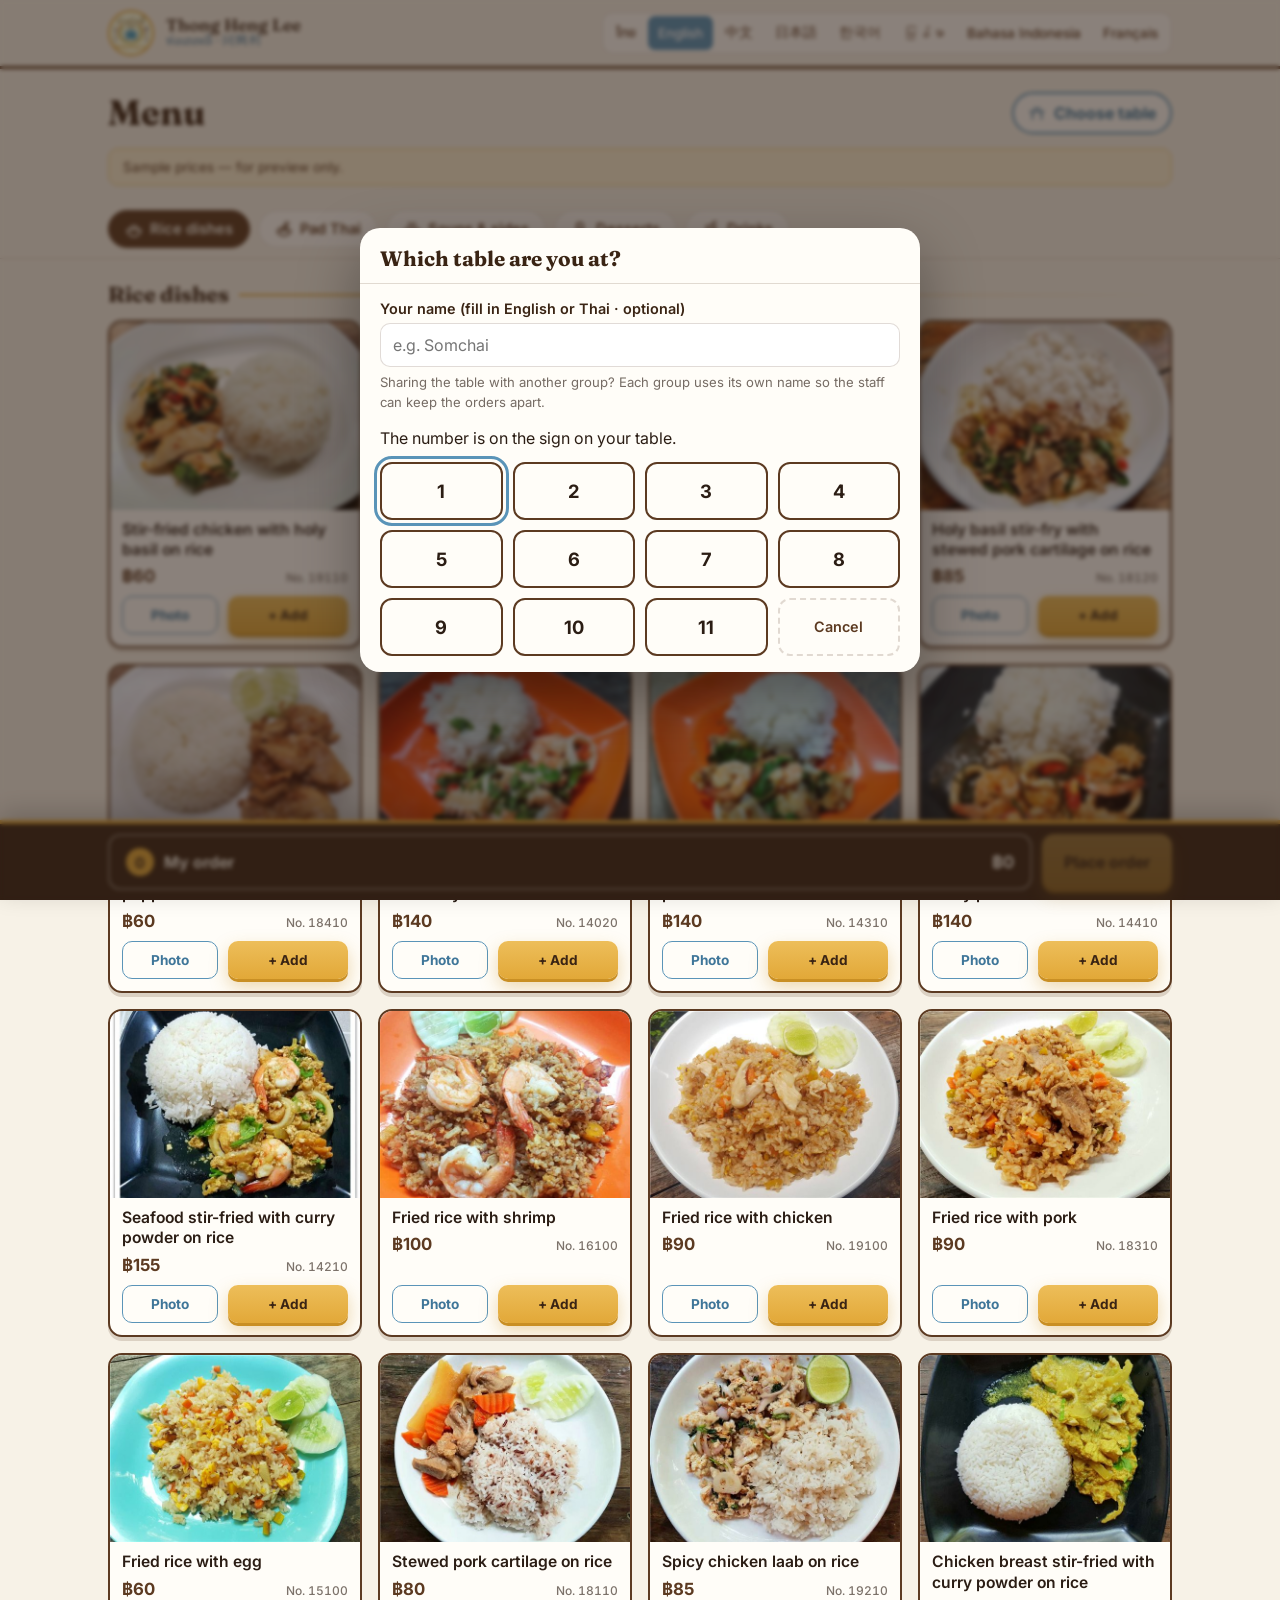
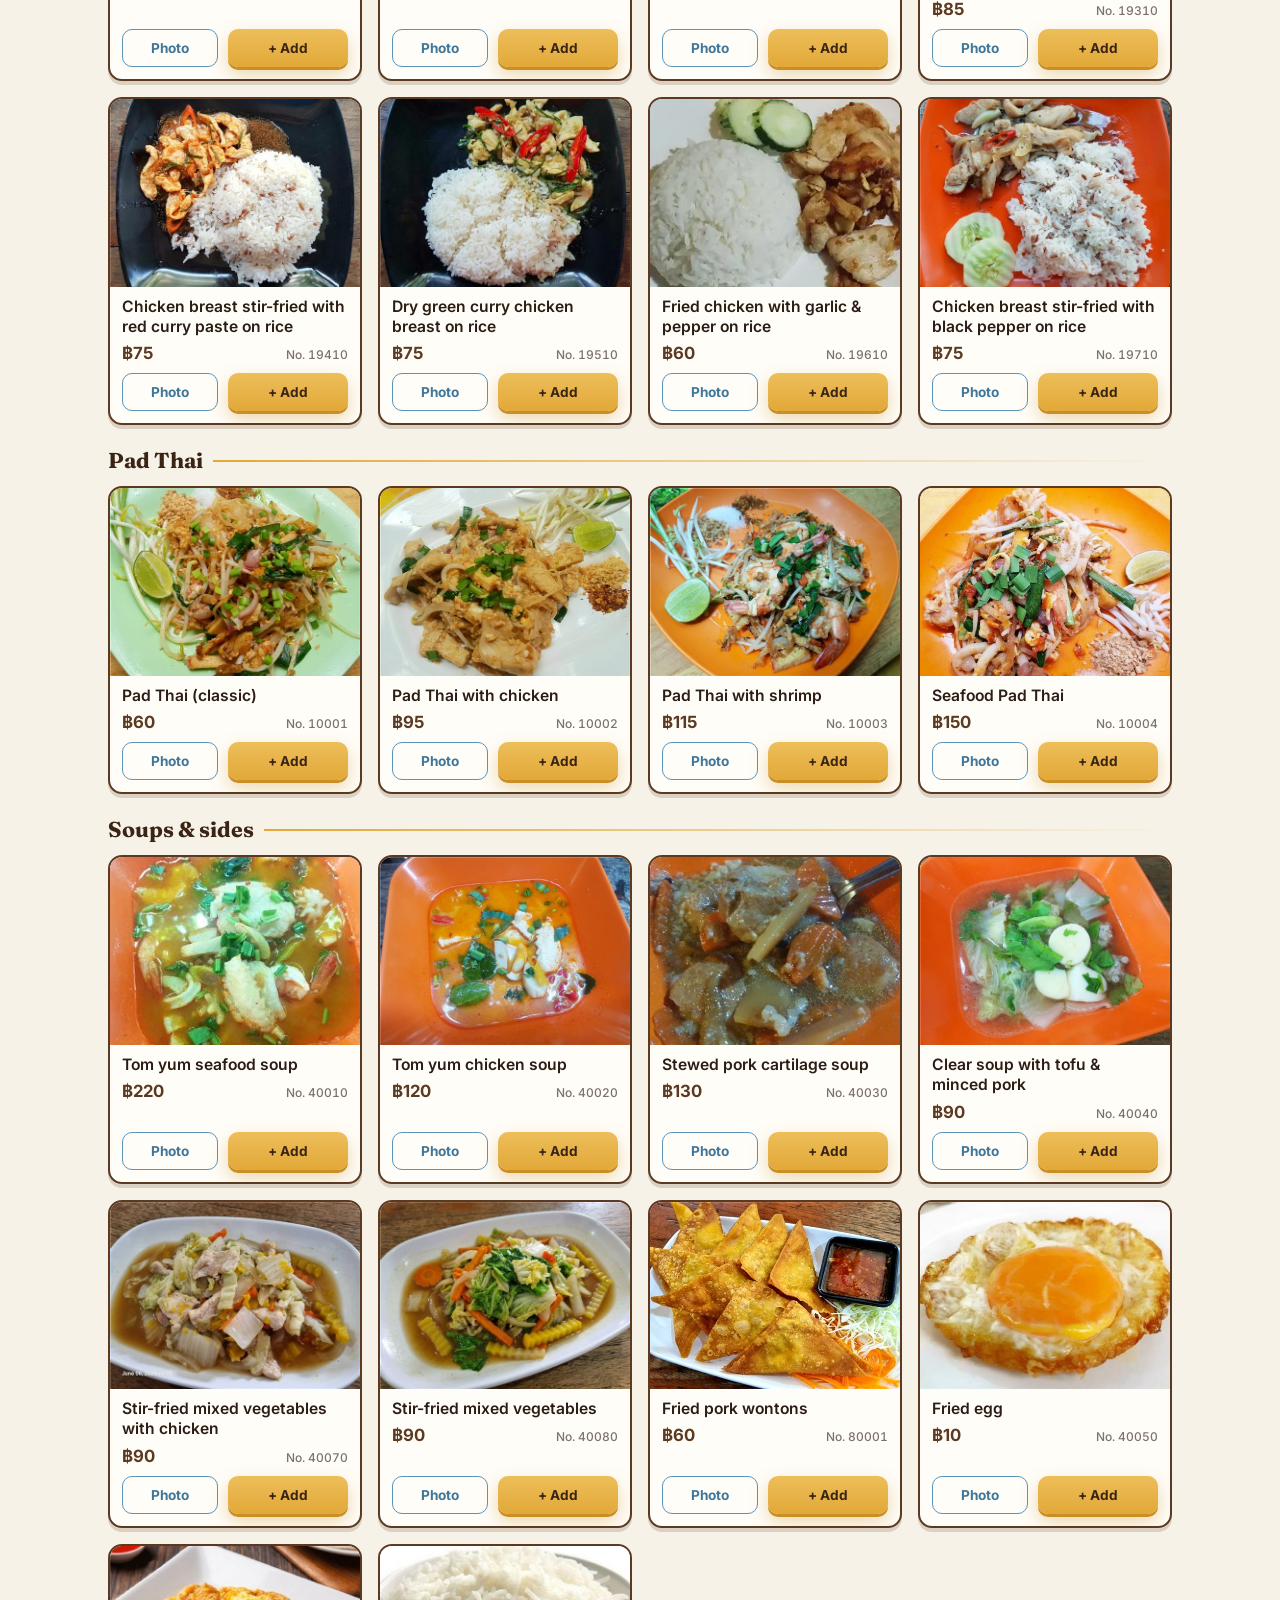
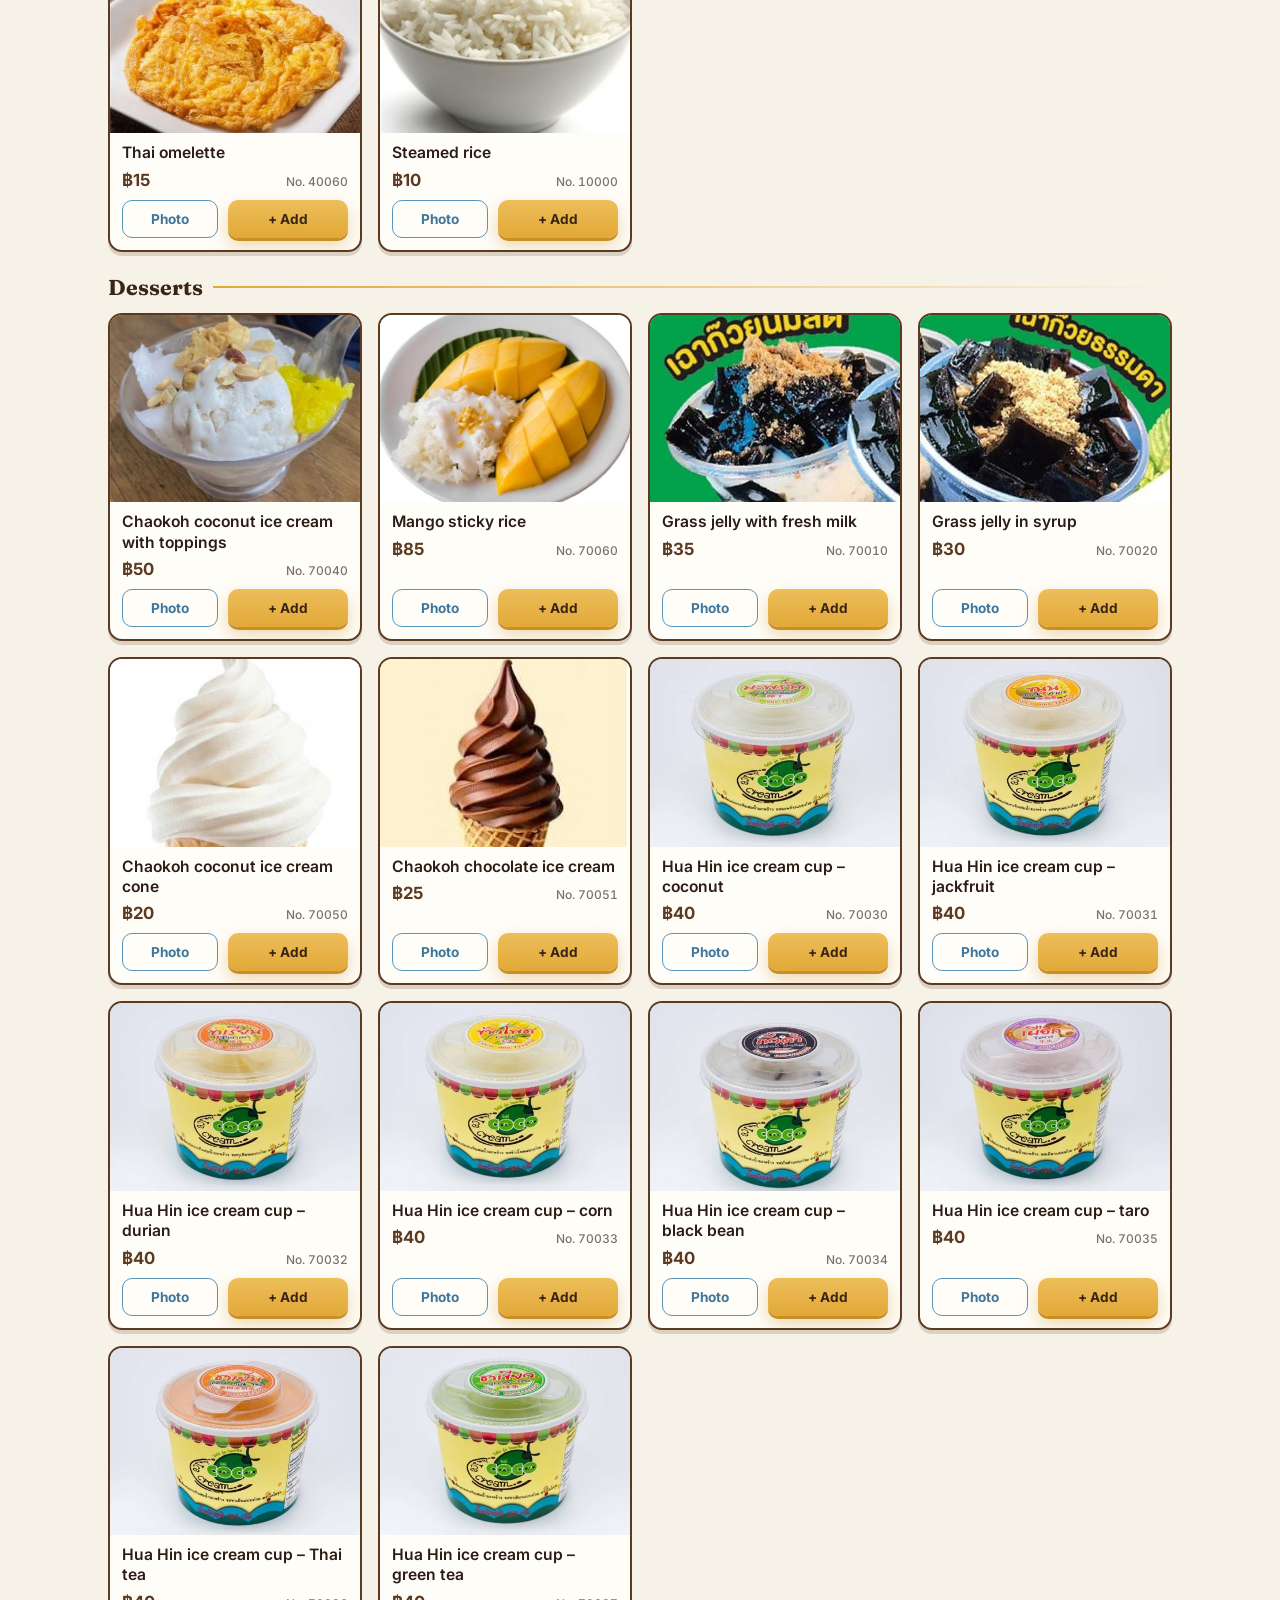
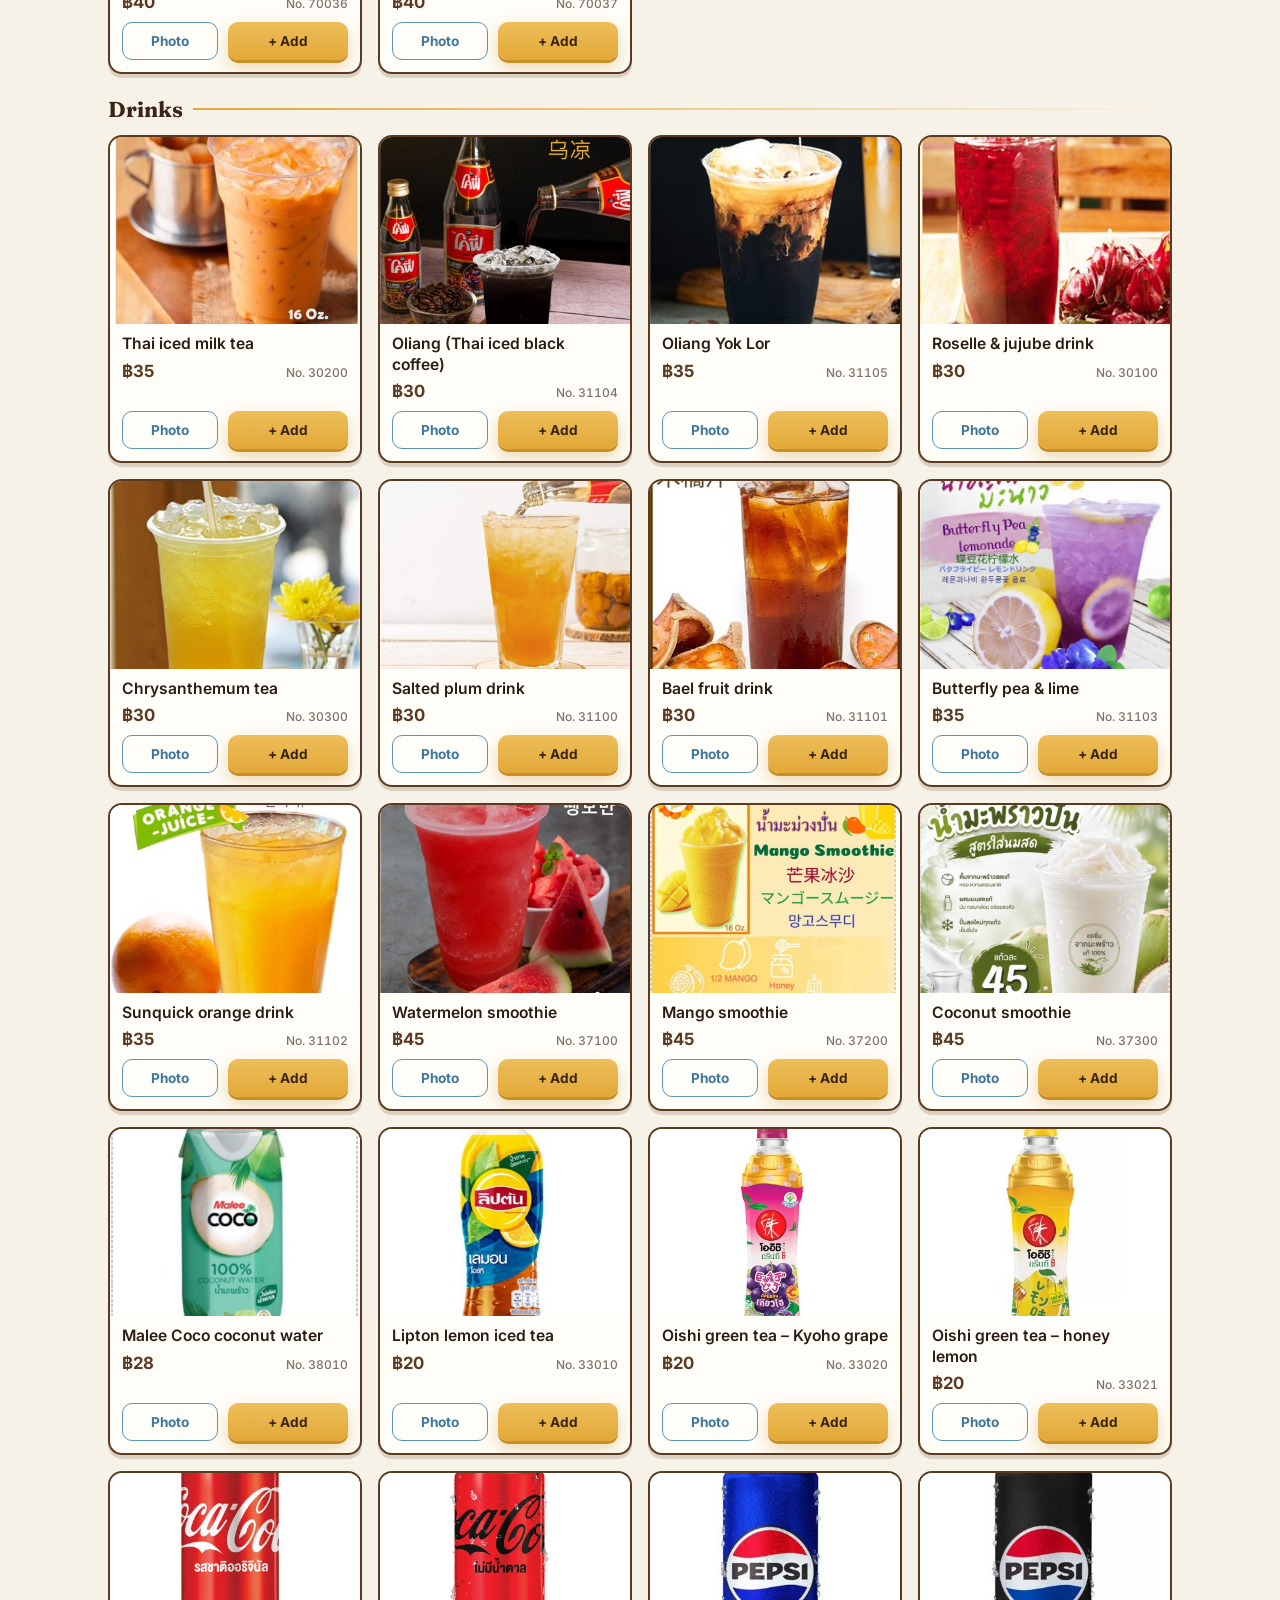
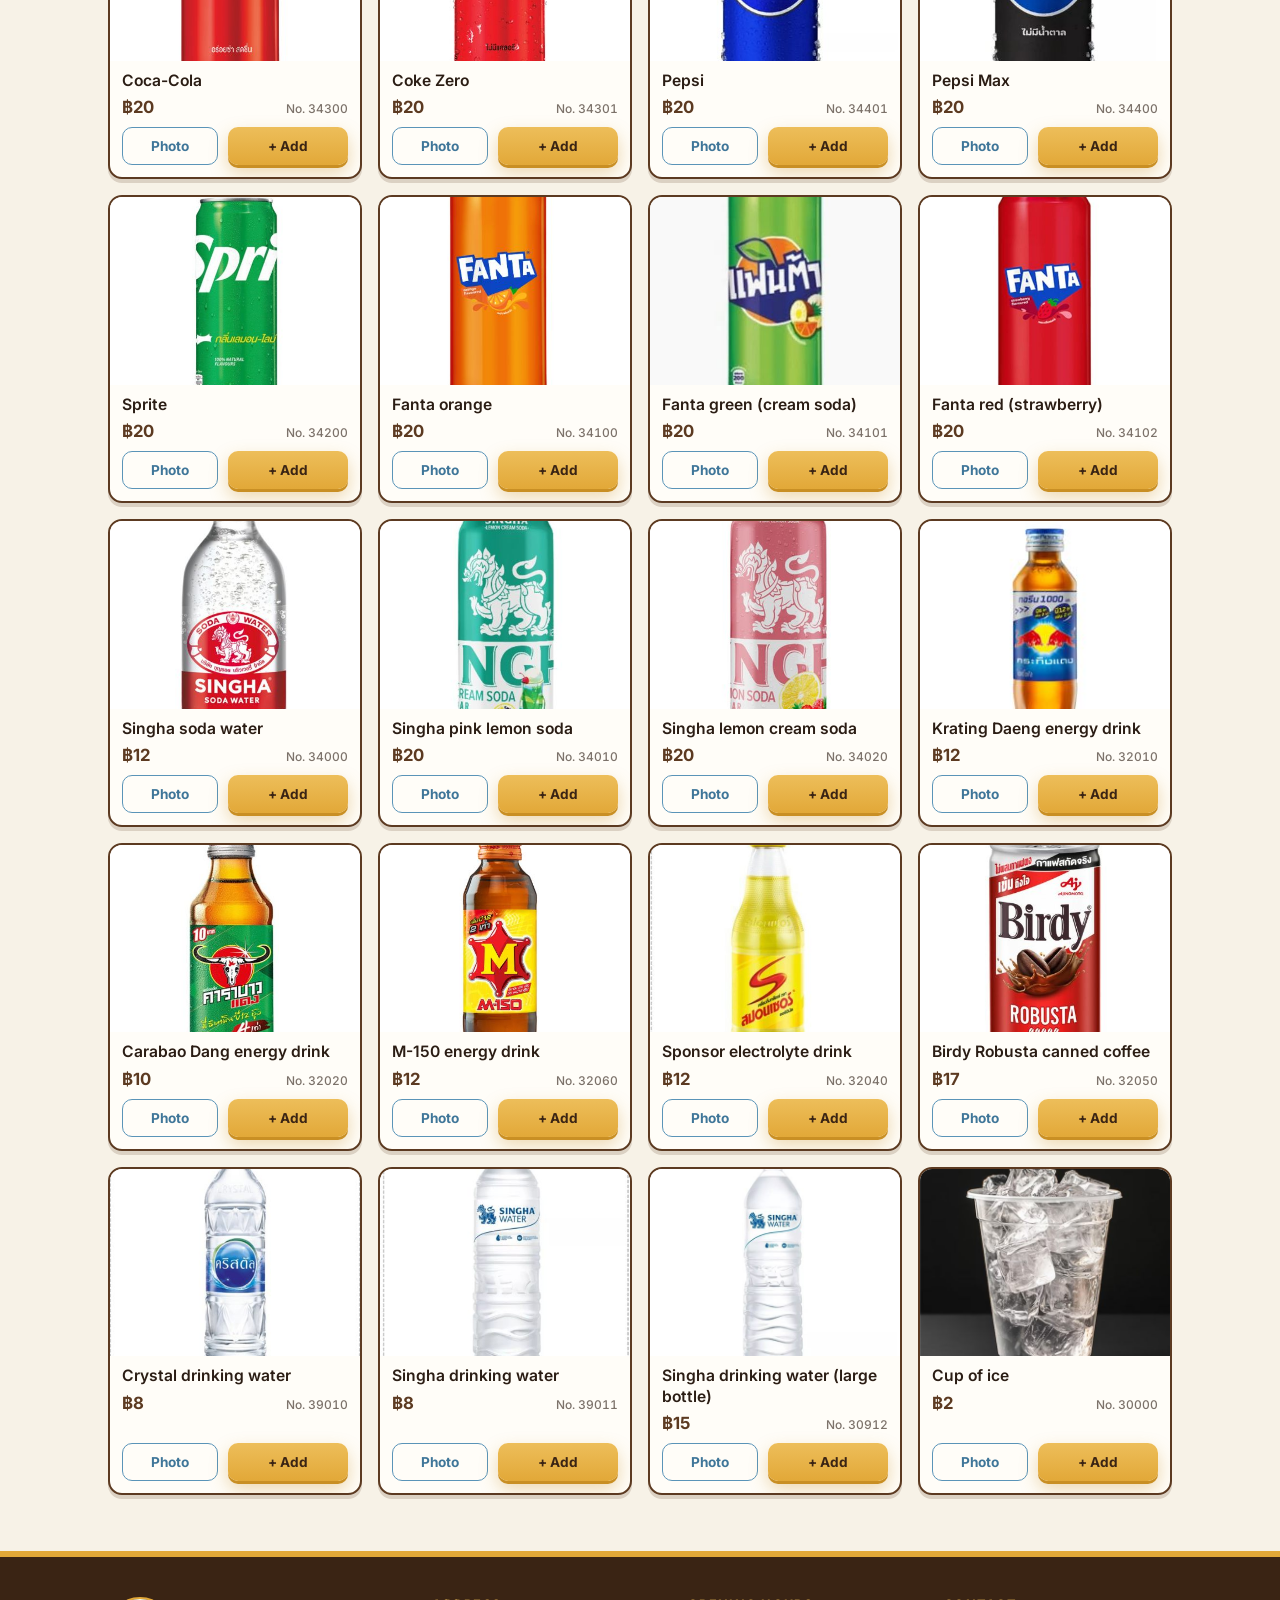
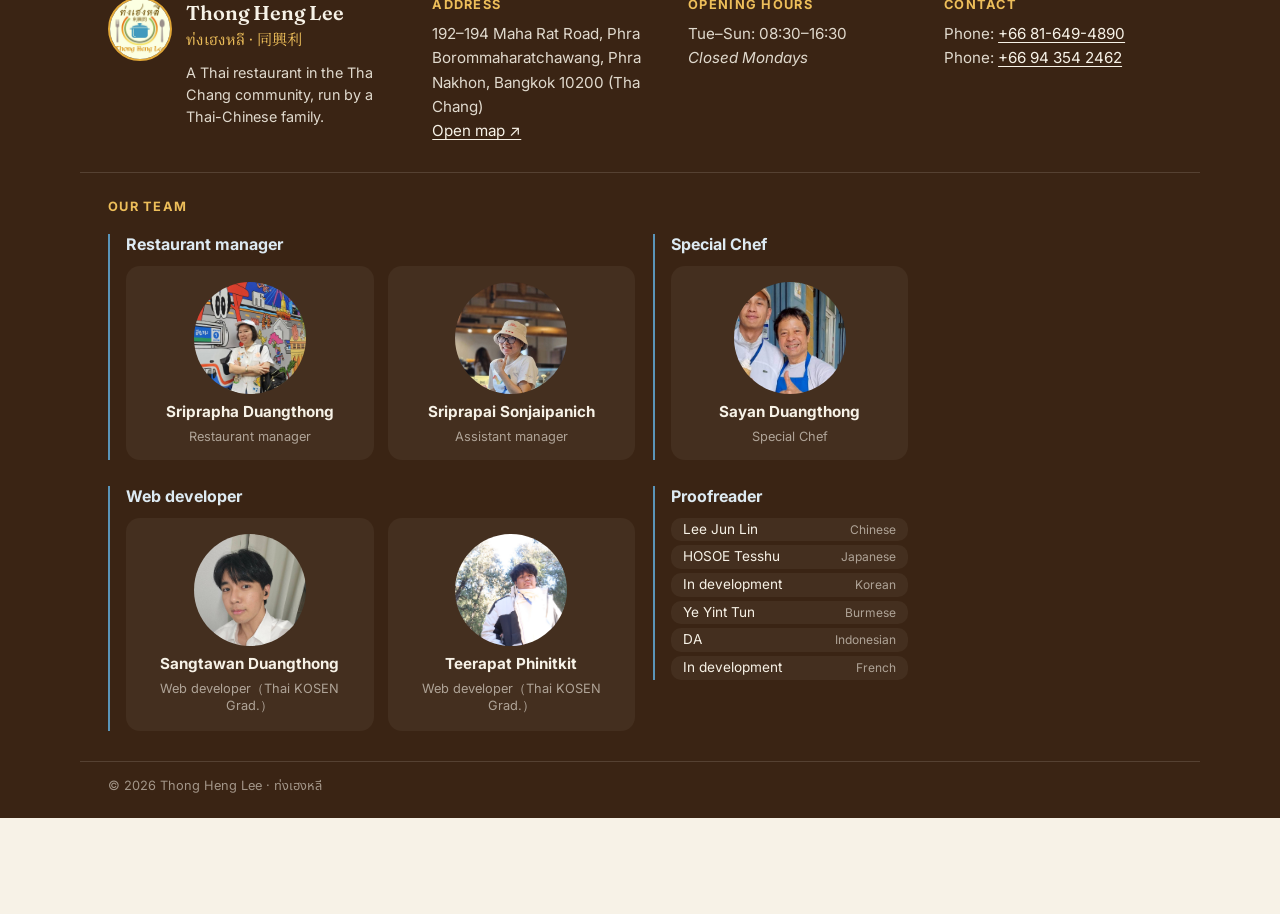
<file: menu.html>
<!DOCTYPE html>
<html lang="th">
<head>
<meta charset="UTF-8" />
<meta name="viewport" content="width=device-width, initial-scale=1.0, viewport-fit=cover" />
<title>Thong Heng Lee Menu</title>
<meta name="description" content="ท่งเฮงหลี · เมนูและสั่งอาหารจากโต๊ะ · Thong Heng Lee table ordering">
<link rel="preconnect" href="https://fonts.googleapis.com">
<link rel="preconnect" href="https://fonts.gstatic.com" crossorigin>
<link href="https://fonts.googleapis.com/css2?family=Fraunces:wght@500;600;700&family=Inter:wght@400;500;600;700&family=Noto+Sans+Thai:wght@400;500;600;700&family=Noto+Serif+Thai:wght@600;700&family=Noto+Sans+TC:wght@400;500;700&family=Noto+Sans+SC:wght@400;500;700&family=Noto+Sans+JP:wght@400;500;700&family=Noto+Sans+Myanmar:wght@400;500;700&family=Noto+Sans+KR:wght@400;500;700&family=Noto+Serif+KR:wght@600;700&family=Noto+Serif+TC:wght@600;700&family=Noto+Serif+SC:wght@600;700&family=Noto+Serif+JP:wght@600;700&display=swap" rel="stylesheet">
<link rel="icon" href="assets/images/logo.jpg">
<link rel="stylesheet" href="assets/css/site.css">
<style>
  body { padding-bottom: calc(96px + env(safe-area-inset-bottom)); }

  /* Page title + table */
  .menu-top { display: flex; align-items: center; justify-content: space-between; gap: 12px; flex-wrap: wrap; padding-top: 22px; }
  .menu-top h1 { margin: 0; font-family: var(--font-display); font-size: clamp(1.6rem, 4vw, 2.2rem); color: var(--teak-dark); }
  .table-chip { display: inline-flex; align-items: center; gap: 8px; padding: 9px 14px; border-radius: 999px; border: 2px solid var(--sky); background: var(--paper); color: var(--sky-deep); font-weight: 700; }
  .table-chip:hover { background: var(--sky-soft); }
  .notice { margin: 14px 0 0; padding: 10px 14px; border-radius: 10px; background: #FBEFD2; border: 1px solid #EBCB84; color: var(--teak); font-size: 0.85rem; }

  /* Category tabs */
  .cats { position: sticky; top: 69px; z-index: 30; background: var(--ivory); border-bottom: 1px solid var(--hairline); margin-top: 14px; }
  @media (max-width: 700px) { .cats { top: 112px; } }
  .cats-row { display: flex; gap: 8px; overflow-x: auto; padding-top: 10px; padding-bottom: 10px; scrollbar-width: none; }
  .cats-row::-webkit-scrollbar { display: none; }
  .cat-btn { flex: none; border: 1.5px solid var(--hairline); background: var(--paper); color: var(--teak); padding: 9px 16px; border-radius: 999px; font-weight: 600; font-size: 0.92rem; white-space: nowrap; display: inline-flex; align-items: center; gap: 7px; }
  .cat-ico { display: inline-flex; }
  .cat-btn[aria-current="true"] { background: var(--teak); border-color: var(--teak); color: var(--ivory); }

  /* Sections + cards */
  .cat-section { scroll-margin-top: 140px; padding-top: 22px; }
  @media (max-width: 700px) { .cat-section { scroll-margin-top: 230px; } } /* header (2 language rows) + category tabs */
  .cat-section h2 { margin: 0 0 12px; font-family: var(--font-display); font-size: 1.35rem; color: var(--teak-dark); display: flex; align-items: center; gap: 10px; }
  .cat-section h2::after { content: ""; flex: 1; height: 2px; background: linear-gradient(90deg, var(--ochre), transparent); }
  .grid { display: grid; grid-template-columns: repeat(2, minmax(0, 1fr)); gap: 12px; }
  @media (min-width: 720px) { .grid { grid-template-columns: repeat(3, minmax(0, 1fr)); gap: 16px; } }
  @media (min-width: 1000px) { .grid { grid-template-columns: repeat(4, minmax(0, 1fr)); } }

  .card { display: flex; flex-direction: column; background: var(--paper); border: 2px solid var(--teak); border-radius: 14px; overflow: hidden; box-shadow: 0 4px 0 rgba(92,58,33,0.18); }
  .card .thumb { position: relative; aspect-ratio: 4 / 3; background: var(--ivory-2); overflow: hidden; }
  .card .thumb img { width: 100%; height: 100%; object-fit: cover; display: block; }
  .card .qty { position: absolute; top: 8px; right: 8px; min-width: 30px; height: 30px; padding: 0 8px; border-radius: 999px; background: var(--sky); color: #fff; font-weight: 700; display: none; place-items: center; box-shadow: 0 2px 6px rgba(0,0,0,0.25); }
  .card.in-cart .qty { display: grid; }
  .card.in-cart { border-color: var(--sky); }
  .card.spotlight { border-color: var(--ochre); animation: spot 1.3s ease-out 3; }
  @keyframes spot { 0% { box-shadow: 0 0 0 0 rgba(226,168,56,0.9); } 100% { box-shadow: 0 0 0 16px rgba(226,168,56,0); } }
  .card .body { padding: 10px 12px 12px; display: flex; flex-direction: column; gap: 6px; flex: 1; }
  .card .name { margin: 0; font-weight: 600; font-size: 0.98rem; line-height: 1.3; }
  .card .price { margin: 0; font-weight: 700; color: var(--teak); font-size: 1.05rem; display: flex; justify-content: space-between; align-items: baseline; gap: 8px; flex-wrap: wrap; }
  /* Menu number: small, the same digits in every language */
  .menu-no { font-size: 0.75rem; font-weight: 500; color: rgba(43,29,20,0.62); white-space: nowrap; font-variant-numeric: tabular-nums; }
  .card .actions { display: grid; grid-template-columns: 1fr 1.25fr; gap: 10px; margin-top: auto; padding-top: 4px; }
  .card .actions .btn { padding: 10px 6px; font-size: 0.85rem; border-radius: 10px; }
  .card .actions .btn-secondary { border-width: 1.5px; }
  @media (max-width: 380px) { .card .actions { grid-template-columns: 1fr; } }

  /* Sticky order bar */
  .order-bar { position: fixed; left: 0; right: 0; bottom: 0; z-index: 50; background: var(--teak-dark); border-top: 4px solid var(--ochre); padding: 10px 0 calc(10px + env(safe-area-inset-bottom)); box-shadow: 0 -8px 24px rgba(0,0,0,0.2); }
  .order-bar .wrap { display: flex; gap: 10px; align-items: stretch; }
  .view-order { flex: 1; justify-content: space-between; padding: 12px 16px; }
  .view-order .count { display: inline-grid; place-items: center; min-width: 28px; height: 28px; padding: 0 6px; border-radius: 999px; background: var(--teak-dark); color: var(--ochre-hi); font-size: 0.9rem; }
  .view-order .total { font-size: 1.05rem; flex: none; }
  .view-order { min-width: 0; }
  .view-order .vo-main { display: inline-flex; align-items: center; gap: 10px; min-width: 0; }
  .view-order .vo-label { overflow: hidden; text-overflow: ellipsis; white-space: nowrap; }
  .view-order { background: transparent; color: var(--ivory); border: 2px solid rgba(247,242,231,0.35); box-shadow: none; }
  .view-order:hover { background: rgba(247,242,231,0.08); }
  .view-order .count { background: var(--ochre); color: var(--teak-dark); }
  .place-order { flex: none; padding: 12px 22px; }
  .place-order:disabled { opacity: 0.5; cursor: not-allowed; }
  .note-field { display: block; margin-top: 16px; }
  .note-field span { display: block; font-weight: 600; font-size: 0.9rem; margin-bottom: 6px; color: var(--teak-dark); }
  .note-field textarea { width: 100%; min-height: 64px; padding: 10px 12px; font: inherit; border: 1.5px solid var(--hairline); border-radius: 10px; background: #fff; resize: vertical; }
  .send-error { margin: 0 20px; padding: 12px 14px; border-radius: 12px; background: #F7E1E1; border: 1.5px solid var(--crimson); color: var(--teak-dark); }
  .send-error strong { display: block; color: var(--crimson); margin-bottom: 4px; }
  .send-error p { margin: 0; font-size: 0.92rem; line-height: 1.5; }
  .sheet.busy .sheet-body { pointer-events: none; opacity: 0.6; }
  .note-field textarea:focus { outline: 3px solid var(--sky); outline-offset: 1px; border-color: var(--sky); }
  .note-field input { width: 100%; min-height: 44px; padding: 10px 12px; font: inherit; border: 1.5px solid var(--hairline); border-radius: 10px; background: #fff; }
  .note-field input:focus { outline: 3px solid var(--sky); outline-offset: 1px; border-color: var(--sky); }
  .name-field { margin-top: 0; }
  .name-hint { margin: 6px 0 16px; font-size: 0.82rem; line-height: 1.45; color: rgba(43,29,20,0.65); }
  .expired { margin: 0 0 14px; padding: 10px 12px; border-radius: 10px; background: #FBEFD2; border: 1px solid #EBCB84; color: var(--teak-dark); font-weight: 600; font-size: 0.92rem; }
  #tableLabel { max-width: 46vw; overflow: hidden; text-overflow: ellipsis; white-space: nowrap; }

  /* Order sheet */
  .line { display: grid; grid-template-columns: 56px 1fr auto; gap: 12px; align-items: center; padding: 12px 0; border-bottom: 1px solid var(--hairline); }
  .line > div { min-width: 0; }
  /* Narrow phones: the (44px) stepper goes under the dish so name, price and egg choice keep their width */
  @media (max-width: 440px) { .line { grid-template-columns: 56px 1fr; align-items: start; } .line .stepper { grid-column: 2; } }
  .line img { width: 56px; height: 56px; border-radius: 10px; object-fit: cover; }
  .line .ln { font-weight: 600; line-height: 1.3; }
  .line .lp { color: var(--teak); font-size: 0.9rem; margin-top: 2px; }
  .stepper { display: flex; align-items: center; gap: 6px; }
  .stepper button { width: 44px; height: 44px; border-radius: 50%; border: 1.5px solid var(--teak); background: var(--paper); font-size: 1.25rem; line-height: 1; font-weight: 700; }
  .stepper span { min-width: 22px; text-align: center; font-weight: 700; }
  .egg { display: inline-flex; margin-top: 8px; border: 1.5px solid var(--sky); border-radius: 999px; overflow: hidden; }
  .egg button { min-height: 44px; min-width: 64px; white-space: nowrap; border: 0; background: var(--paper); color: var(--sky-deep); padding: 0 14px; font-size: 0.88rem; font-weight: 600; }
  .egg button[aria-pressed="true"] { background: var(--sky); color: #fff; }
  .sum { display: flex; justify-content: space-between; align-items: baseline; padding-top: 14px; font-weight: 700; font-size: 1.15rem; }
  .empty { text-align: center; color: rgba(43,29,20,0.6); padding: 26px 0; }
  .sent h3 { margin: 22px 0 6px; font-size: 0.85rem; letter-spacing: 0.08em; text-transform: uppercase; color: var(--jade); }
  .sent ul { list-style: none; margin: 0; padding: 0; }
  .sent li { display: flex; justify-content: space-between; gap: 10px; padding: 6px 0; font-size: 0.92rem; border-bottom: 1px dashed var(--hairline); }
  .sent-order { margin-top: 10px; padding: 10px 12px; border: 1px solid var(--hairline); border-radius: 12px; background: var(--paper); }
  .sent-head { display: flex; justify-content: space-between; align-items: center; gap: 10px; font-size: 0.85rem; font-weight: 600; color: rgba(43,29,20,0.7); }
  .sent-order .badge { flex: none; padding: 3px 10px; border-radius: 999px; font-size: 0.8rem; font-weight: 700; background: var(--sky-soft); color: var(--sky-deep); }
  .sent-order.s-preparing .badge { background: #FBEFD2; color: #8A5A08; }
  .sent-order.s-served .badge { background: #E3F1E8; color: var(--jade); }
  .sent-order.s-served .badge::before { content: '✓ '; }
  .sent-order.s-cancelled { border-color: var(--crimson); background: #FBF0F0; }
  .sent-order.s-cancelled .badge { background: var(--crimson); color: #fff; }
  .sent-order.s-cancelled .badge::before { content: '✕ '; }
  .sent-order.s-cancelled li span { text-decoration: line-through; opacity: 0.7; }
  .sent-order .cancel-hint { margin: 6px 0 0; font-size: 0.85rem; font-weight: 600; color: var(--crimson); }
  .sent-order li:last-child { border-bottom: 0; }

  /* Photo viewer */
  .photo-img { width: 100%; aspect-ratio: 4 / 3; max-height: 62dvh; object-fit: contain; background: #111; display: block; } /* fixed box: no jump while the photo loads */
  .photo-meta { display: flex; justify-content: space-between; align-items: center; gap: 12px; padding: 14px 20px 20px; }
  .photo-meta strong { font-size: 1.05rem; }
  .photo-price { display: inline-flex; align-items: baseline; gap: 10px; flex-wrap: wrap; }

  /* Table picker */
  .tables { display: grid; grid-template-columns: repeat(4, 1fr); gap: 10px; }
  .tables button { padding: 16px 0; border-radius: 12px; border: 2px solid var(--teak); background: var(--paper); font-weight: 700; font-size: 1.15rem; }
  .tables button[aria-pressed="true"] { background: var(--sky); border-color: var(--sky); color: #fff; }
  /* Cancel sits in the last grid slot (after table 11) so the 4 × 3 grid stays even */
  .tables button.cancel { border-style: dashed; border-color: var(--hairline); background: transparent; color: var(--teak); font-size: 0.9rem; font-weight: 600; padding: 4px 2px; line-height: 1.2; }

  /* Result dialogs */
  .result { text-align: center; padding: 28px 22px 10px; }
  .result .icon { width: 72px; height: 72px; margin: 0 auto 14px; border-radius: 50%; display: grid; place-items: center; font-size: 2rem; }
  .result .icon.ok { background: #E3F1E8; color: var(--jade); }
  .result .icon.err { background: #F7E1E1; color: var(--crimson); }
  .result h2 { margin: 0 0 8px; font-family: var(--font-display); color: var(--teak-dark); }
  .result p { margin: 0 0 6px; line-height: 1.55; }
  .result .big { font-size: 1.5rem; font-weight: 700; color: var(--teak); margin-top: 10px; }
  .warn { margin-top: 12px; padding: 10px 12px; border-radius: 10px; background: #FBEFD2; color: var(--teak); font-size: 0.9rem; }
  /* Item options reuse the existing sheet, button, palette and type styles. */
  .option-choices { display: grid; gap: 10px; }
  .option-choice { min-height: 48px; justify-content: space-between; text-align: start; gap: 12px; }
  .option-choice strong { flex: none; }
  .option-choice[aria-pressed="true"] { background: var(--sky); border-color: var(--sky); color: #fff; }
  .option-summary { color: var(--sky-deep); line-height: 1.5; }
  .edit-options { margin-top: 6px; min-height: 44px; padding: 8px 12px; font-size: 0.85rem; }
  .option-input { display: flex; justify-content: flex-start; cursor: pointer; }
  .option-input input { flex: none; width: 22px; height: 22px; margin: 0; accent-color: var(--sky-deep); }
  .option-input.selected { border-color: var(--sky); background: var(--sky-soft); }
  .option-input:focus-within { outline: 2px solid var(--sky-deep); outline-offset: 2px; }
  .photo-stage { position: relative; }
  #photoSheet .photo-img { width: 100%; height: auto; aspect-ratio: auto; max-height: none; }
  .photo-image-wrap { position: relative; min-width: 0; }
  /* Menu notes: a quiet reading rail beside an unobstructed photo. */
  .photo-stage.annotated { display:grid; grid-template-columns:minmax(0, 1.5fr) minmax(130px, 1fr); align-items:center; gap:24px; padding:24px; background:var(--paper); }
  .photo-image-wrap { overflow:hidden; border-radius:12px; }
  .ingredient-overlay { min-width:0; padding-left:20px; border-left:1px solid var(--hairline); }
  .ingredient-overlay[hidden], .ingredient-markers { display:none; }
  .ingredient-heading { margin:0 0 18px; font-size:.72rem; font-weight:600; letter-spacing:.04em; color:var(--teak); }
  .ingredient-callouts { display:flex; flex-direction:column; gap:14px; list-style:none; margin:0; padding:0; }
  .ingredient-callouts li { display:block; color:var(--teak-dark); font-size:1rem; line-height:1.5; overflow-wrap:anywhere; }
  .ingredient-callouts small { display:block; color:var(--teak); font-size:.76rem; margin-top:2px; }
  .ingredient-pending { color:var(--teak); font-size:.85rem; line-height:1.6; }
  @media (max-width:480px) {
    .photo-stage.annotated { grid-template-columns:minmax(0,1.2fr) minmax(112px,1fr); gap:14px; padding:18px 14px; }
    .ingredient-overlay { padding-left:14px; }
    .ingredient-callouts { gap:12px; }
    .ingredient-callouts li { font-size:.9rem; }
  }
  .ingredient-note { margin: 0; padding: 10px 20px 0; font-size: .75rem; color: var(--teak); }
  .ingredient-note[hidden] { display: none; }
  #photoSheet .photo-meta { position: sticky; bottom: 0; background: var(--paper); border-top: 1px solid var(--hairline); }
</style>
</head>
<body>

<header class="site-header">
  <div class="wrap bar">
    <a class="brand" href="index.html">
      <img src="assets/images/logo.jpg" alt="Thong Heng Lee logo">
      <div class="brand-names">
        <div class="en">Thong Heng Lee</div>
        <div class="sub">ท่งเฮงหลี · <span data-name-zh>同興利</span></div>
      </div>
    </a>
    <nav class="langs" aria-label="Language">
      <button type="button" data-lang="th">ไทย</button>
      <button type="button" data-lang="en">English</button>
      <button type="button" data-lang="zh-Hans">中文</button>
      <button type="button" data-lang="ja">日本語</button>
      <button type="button" data-lang="ko">한국어</button>
      <button type="button" data-lang="my">မြန်မာ</button>
      <button type="button" data-lang="id">Bahasa Indonesia</button>
      <button type="button" data-lang="fr">Français</button>
    </nav>
  </div>
</header>

<main class="wrap">
  <div class="menu-top">
    <h1 data-i18n="title"></h1>
    <button class="table-chip" type="button" id="tableChip">
      <svg width="18" height="18" viewBox="0 0 24 24" fill="none" stroke="currentColor" stroke-width="2" stroke-linecap="round" aria-hidden="true"><path d="M3 10h18M6 10v10M18 10v10M8 6h8"/></svg>
      <span id="tableLabel"></span>
    </button>
  </div>
  <p class="notice" id="sampleNotice" data-i18n="sample" hidden></p>
  <p class="notice" id="orderNotice" role="status" hidden></p>
</main>

<nav class="cats" aria-label="Categories"><div class="wrap cats-row" id="cats"></div></nav>
<main class="wrap" id="menu"></main>

<footer class="site-footer" id="site-footer"></footer>

<!-- Sticky order bar -->
<div class="order-bar">
  <div class="wrap">
    <button class="btn view-order" type="button" id="viewOrder">
      <span class="vo-main"><span class="count" id="barCount">0</span><span class="vo-label" data-i18n="myOrder"></span></span>
      <span class="total" id="barTotal">฿0</span>
    </button>
    <button class="btn btn-primary place-order" type="button" id="placeOrder" data-i18n="placeOrder" disabled></button>
  </div>
</div>

<!-- Order sheet -->
<dialog class="sheet" id="orderSheet" aria-labelledby="orderTitle">
  <div class="sheet-head"><h2 id="orderTitle" data-i18n="myOrder"></h2><button class="sheet-close" type="button" data-close aria-label="Close">×</button></div>
  <div class="sheet-body">
    <div id="cartLines"></div>
    <div class="sum" id="cartSum"></div>
    <label class="note-field"><span data-i18n="nameLabel"></span><input id="orderName" type="text" maxlength="40" autocomplete="off" enterkeyhint="done" data-i18n-ph="namePh"></label>
    <label class="note-field"><span data-i18n="note"></span><textarea id="orderNote" maxlength="300" rows="2" data-i18n-ph="notePh"></textarea></label>
    <div class="sent" id="sentBox"></div>
  </div>
  <div class="send-error" id="sendError" role="alert" hidden></div>
  <div class="sheet-foot">
    <button class="btn btn-ghost" type="button" data-close data-i18n="keepBrowsing"></button>
    <button class="btn btn-primary" type="button" id="sendOrder" data-i18n="send"></button>
  </div>
</dialog>

<!-- Choose options before this serving enters the basket. -->
<dialog class="sheet" id="optionsSheet" aria-labelledby="optionsTitle" aria-describedby="optionsHint">
  <div class="sheet-head"><h2 id="optionsTitle"></h2><button class="sheet-close" type="button" data-close aria-label="Close">×</button></div>
  <div class="sheet-body">
    <p id="optionsHint" class="name-hint"></p>
    <div id="optionChoices" class="option-choices"></div>
    <div class="sum"><span data-i18n="total"></span><strong id="optionsTotal"></strong></div>
  </div>
  <div class="sheet-foot">
    <button class="btn btn-ghost" id="cancelOptions" type="button" data-close></button>
    <button class="btn btn-primary" id="confirmOptions" type="button"></button>
  </div>
</dialog>

<!-- Photo viewer -->
<dialog class="sheet" id="photoSheet" aria-labelledby="photoName">
  <div class="sheet-head"><h2 id="photoName"></h2><button class="sheet-close" type="button" data-close aria-label="Close">×</button></div>
  <div class="photo-stage" id="photoStage">
    <div class="photo-image-wrap">
      <img class="photo-img" id="photoImg" alt="">
      <div id="photoMarkers" class="ingredient-markers" aria-hidden="true" hidden></div>
    </div>
    <div id="photoIngredients" class="ingredient-overlay" hidden></div>
  </div>
  <p id="ingredientNote" class="ingredient-note" hidden></p>
  <div class="photo-meta"><span class="photo-price"><strong id="photoPrice"></strong><span class="menu-no" id="photoNo"></span></span><button class="btn btn-primary" type="button" id="photoAdd"></button></div>
</dialog>

<!-- Table picker -->
<dialog class="sheet" id="tableSheet" aria-labelledby="tableTitle">
  <div class="sheet-head"><h2 id="tableTitle" data-i18n="pickTable"></h2></div>
  <div class="sheet-body">
    <p class="expired" id="tableExpired" data-i18n="tableExpired" role="alert" hidden></p>
    <label class="note-field name-field"><span data-i18n="nameLabel"></span><input id="tableName" type="text" maxlength="40" autocomplete="off" enterkeyhint="done" data-i18n-ph="namePh"></label>
    <p class="name-hint" data-i18n="nameHint"></p>
    <p data-i18n="pickTableHint" style="margin:0 0 14px"></p><div class="tables" id="tables"></div>
  </div>
</dialog>

<!-- Order result -->
<dialog class="sheet" id="resultSheet">
  <div id="resultBody"></div>
</dialog>

<script src="assets/js/site-config.js"></script>
<script src="assets/js/common.js"></script>
<script src="assets/js/menu-data.js"></script>
<script src="assets/js/ingredients-data.js"></script>
<script src="assets/js/menu.js"></script>
</body>
</html>
</file>
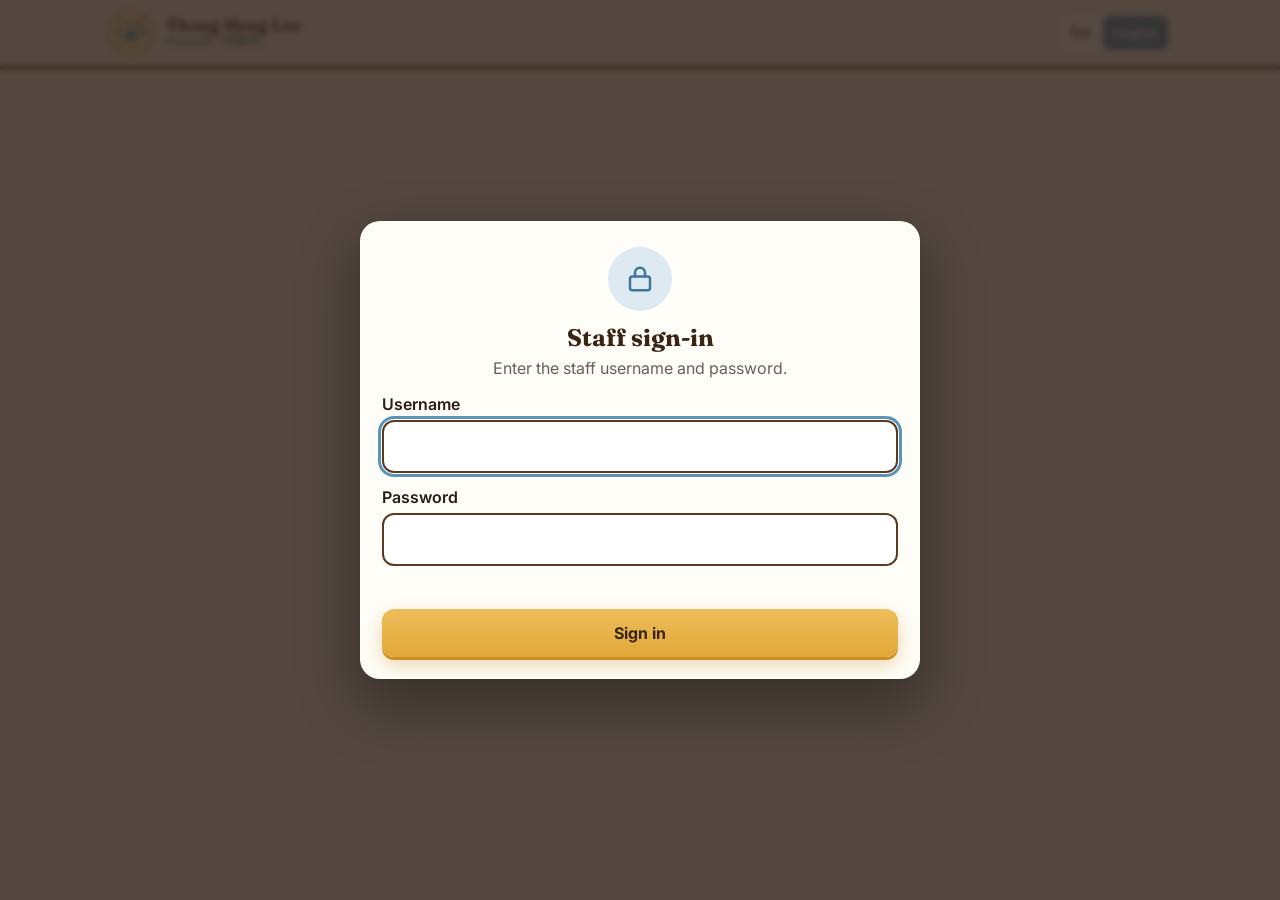
<file: staff.html>
<!DOCTYPE html>
<html lang="th">
<head>
<meta charset="UTF-8" />
<meta name="viewport" content="width=device-width, initial-scale=1.0" />
<title>Thong Heng Lee Staff</title>
<meta name="robots" content="noindex">
<link rel="preconnect" href="https://fonts.googleapis.com">
<link rel="preconnect" href="https://fonts.gstatic.com" crossorigin>
<link href="https://fonts.googleapis.com/css2?family=Fraunces:wght@600&family=Inter:wght@400;500;600;700&family=Noto+Sans+Thai:wght@400;500;600;700&family=Noto+Serif+Thai:wght@600;700&family=Noto+Sans+TC:wght@400;700&family=Noto+Sans+SC:wght@400;700&family=Noto+Sans+JP:wght@400;700&family=Noto+Sans+Myanmar:wght@400;500;700&family=Noto+Sans+KR:wght@400;500;700&family=Noto+Serif+KR:wght@600;700&display=swap" rel="stylesheet">
<link rel="icon" href="assets/images/logo.jpg">
<link rel="stylesheet" href="assets/css/site.css">
<style>
  .top { display: flex; align-items: center; justify-content: space-between; gap: 12px; flex-wrap: wrap; padding-top: 22px; }
  .top h1 { margin: 0; font-family: var(--font-display); color: var(--teak-dark); font-size: 1.8rem; }
  .tools { display: flex; gap: 8px; align-items: center; flex-wrap: wrap; }
  .tools .btn { padding: 10px 14px; font-size: 0.9rem; }
  .tools .btn.attention { background: var(--ochre); color: var(--teak-dark); border-color: var(--ochre); animation: nudge 1.6s ease-in-out infinite; }
  @keyframes nudge { 50% { box-shadow: 0 0 0 5px rgba(226,168,56,0.35); } }
  .status { display: inline-flex; align-items: center; gap: 8px; padding: 8px 12px; border-radius: 999px; font-size: 0.85rem; font-weight: 600; background: var(--ivory-2); }
  .status i { width: 10px; height: 10px; border-radius: 50%; background: #999; }
  .status.live i { background: #2FA360; box-shadow: 0 0 0 4px rgba(47,163,96,0.2); }
  .status.demo i { background: var(--ochre); }
  .status.offline i, .status.auth i { background: var(--crimson); }
  .seg { display: inline-flex; border: 1.5px solid var(--teak); border-radius: 10px; overflow: hidden; }
  .seg button { border: 0; background: var(--paper); color: var(--teak); padding: 9px 12px; font-size: 0.85rem; font-weight: 600; }
  .seg button[aria-pressed="true"] { background: var(--teak); color: var(--ivory); }

  /* Board: New -> Preparing -> Done */
  .board { display: grid; gap: 18px; margin-top: 20px; align-items: start; }
  @media (min-width: 900px) { .board { grid-template-columns: 1.2fr 1.2fr 1fr; } }
  .col h2 { display: flex; align-items: center; gap: 10px; margin: 0 0 12px; font-size: 1.1rem; color: var(--teak-dark); }
  .col h2 .n { display: inline-grid; place-items: center; min-width: 28px; height: 28px; padding: 0 8px; border-radius: 999px; color: #fff; font-size: 0.9rem; }
  .col-new h2 .n { background: #D9531E; }
  .col-prep h2 .n { background: var(--ochre-deep); }
  .col-done h2 .n { background: var(--jade); }
  .col .sum-line { margin: -6px 0 12px; font-size: 0.85rem; color: rgba(43,29,20,0.65); }
  .list { display: flex; flex-direction: column; gap: 12px; }
  .group { margin: 6px 0 -4px; font-size: 0.8rem; font-weight: 700; letter-spacing: 0.06em; text-transform: uppercase; color: rgba(43,29,20,0.55); }

  .ticket { background: var(--paper); border: 2px solid var(--teak); border-left-width: 8px; border-radius: 14px; padding: 14px 16px; box-shadow: 0 4px 0 rgba(92,58,33,0.15); }
  .ticket.s-new { border-color: #D9531E; background: #FFF3EC; }
  .ticket.s-served { border-color: var(--ochre); background: #FFF9E6; }
  .ticket.s-paid { border-color: var(--jade); background: #F1F8F3; padding: 10px 14px; }
  .ticket.s-cancelled { border-color: #9A9A9A; background: #F3F2F0; padding: 10px 14px; opacity: 0.8; }
  .ticket.s-cancelled .t-items { text-decoration: line-through; }
  .ticket.fresh { animation: flash 1.1s ease-out 3; }
  @keyframes flash { 50% { box-shadow: 0 0 0 7px rgba(217,83,30,0.45); } }
  .t-head { display: flex; justify-content: space-between; align-items: baseline; gap: 10px; flex-wrap: wrap; }
  .t-table { font-size: 1.5rem; font-weight: 700; color: var(--teak-dark); }
  .t-who { display: inline-flex; align-items: baseline; gap: 10px; flex-wrap: wrap; min-width: 0; }
  .t-name { padding: 2px 10px; border-radius: 999px; background: var(--sky-soft); color: var(--sky-deep); font-weight: 700; font-size: 1rem; overflow-wrap: anywhere; }
  .s-served .t-name, .s-cancelled .t-name { font-size: 0.85rem; }
  .s-served .t-table, .s-cancelled .t-table { font-size: 1.1rem; }
  .t-meta { font-size: 0.85rem; color: rgba(43,29,20,0.65); }
  .t-meta .late { color: var(--crimson); font-weight: 700; }
  .t-items { list-style: none; margin: 10px 0 6px; padding: 0; }
  .t-items li { display: grid; grid-template-columns: auto 1fr; gap: 10px; padding: 7px 0; border-bottom: 1px dashed var(--hairline); }
  .t-items .q { font-weight: 700; font-size: 1.15rem; min-width: 34px; }
  .t-items .th { font-weight: 600; font-size: 1.08rem; line-height: 1.35; }
  .t-items .no { margin-left: 6px; font-size: 0.75rem; font-weight: 500; color: rgba(43,29,20,0.62); white-space: nowrap; font-variant-numeric: tabular-nums; } /* menu number, as on menu.html */
  .t-items .sub { display: block; font-size: 0.8rem; color: rgba(43,29,20,0.6); }
  .t-items li > div { min-width: 0; }
  .t-items .opt { max-width: 100%; overflow-wrap: anywhere; display: inline-block; margin-left: 6px; padding: 1px 9px; border-radius: 999px; background: #FBE3A6; font-size: 0.85rem; font-weight: 600; vertical-align: 2px; }
  .s-served .t-items li, .s-cancelled .t-items li { padding: 3px 0; border: 0; }
  .s-served .t-items .th, .s-cancelled .t-items .th { font-size: 0.95rem; font-weight: 500; }
  .s-served .sub, .s-cancelled .sub { display: none; }
  .t-note { margin: 8px 0 4px; padding: 8px 12px; border-radius: 10px; background: #FFE9A8; border: 1.5px solid var(--ochre); font-weight: 600; white-space: pre-wrap; }
  .t-foot { display: flex; justify-content: space-between; align-items: center; gap: 10px; margin-top: 8px; flex-wrap: wrap; font-size: 0.9rem; }
  .t-total { font-weight: 700; font-size: 1.05rem; }
  .t-actions { display: flex; gap: 8px; margin-top: 12px; flex-wrap: wrap; }
  .t-actions .btn { padding: 11px 14px; font-size: 0.95rem; }
  .act-prep { background: var(--ochre); color: var(--teak-dark); border: 0; flex: 1; }
  .act-prep:hover { background: var(--ochre-hi); }
  .act-served { background: var(--jade); color: #fff; border: 0; flex: 1; }
  .act-served:hover { background: #2F6444; }
  .act-cancel, .act-undo { background: transparent; color: rgba(43,29,20,0.7); border: 1.5px solid var(--hairline); }
  .act-cancel:hover { color: var(--crimson); border-color: var(--crimson); }
  .s-served .t-actions, .s-cancelled .t-actions { margin-top: 6px; }
  .s-served .t-actions .btn, .s-cancelled .t-actions .btn { padding: 6px 12px; font-size: 0.8rem; }
  /* Bill card: one guest's served orders added up (billCard in staff.js) */
  .b-order { padding: 8px 0 4px; border-top: 1px dashed var(--hairline); }
  .t-head + .b-order { border-top: 0; }
  .b-head { display: flex; justify-content: space-between; align-items: baseline; gap: 10px; font-size: 0.85rem; color: rgba(43,29,20,0.65); }
  .b-head b { font-size: 0.95rem; color: var(--teak-dark); }
  .b-order .t-items { margin: 4px 0 2px; }
  .bill .t-foot { margin-top: 10px; padding-top: 10px; border-top: 2px solid var(--ochre); }
  .bill .t-total { font-size: 1.2rem; }
  .bill .t-pay .btn { padding: 11px 14px; font-size: 0.95rem; }
  .t-more, .t-wait { margin: 8px 0 2px; padding: 6px 10px; border-radius: 10px; font-size: 0.85rem; font-weight: 600; overflow-wrap: anywhere; }
  .t-more { background: var(--sky-soft); color: var(--sky-deep); }
  .t-wait { background: #FBEFD2; border: 1px solid #EBCB84; color: var(--teak-dark); }
  .empty { padding: 28px; text-align: center; border: 2px dashed var(--hairline); border-radius: 14px; color: rgba(43,29,20,0.55); }
  .note { margin-top: 22px; font-size: 0.85rem; color: rgba(43,29,20,0.6); }

  /* Sign-in */
  .login { padding: 26px 22px 22px; }
  .login .lock { width: 64px; height: 64px; margin: 0 auto 12px; border-radius: 50%; display: grid; place-items: center; background: var(--sky-soft); color: var(--sky-deep); }
  .login h2 { margin: 0 0 6px; text-align: center; font-family: var(--font-display); color: var(--teak-dark); }
  .login p { margin: 0 0 16px; text-align: center; color: rgba(43,29,20,0.7); }
  .login label { display: block; font-weight: 600; margin-bottom: 6px; }
  .login input { width: 100%; padding: 14px; font: inherit; font-size: 1.1rem; border: 2px solid var(--teak); border-radius: 12px; background: #fff; }
  .login input:focus { outline: 3px solid var(--sky); outline-offset: 1px; }
  .login .err { min-height: 1.4em; margin: 8px 0 0; color: var(--crimson); font-weight: 600; text-align: left; }
  .login .btn { width: 100%; margin-top: 12px; }
  .login input + label { margin-top: 14px; }
  .conn-banner { position: sticky; top: 0; z-index: 60; display: flex; flex-wrap: wrap; gap: 4px 14px; align-items: baseline; padding: 12px max(16px, calc((100vw - 1064px) / 2)); background: var(--crimson); color: #fff; box-shadow: 0 6px 18px rgba(168,36,36,0.35); animation: pulse-bg 2s ease-in-out infinite; }
  .conn-banner[hidden] { display: none; } /* display:flex above would otherwise override [hidden] */
  .conn-banner strong { font-size: 1.05rem; }
  .conn-banner span { font-size: 0.9rem; opacity: 0.95; }
  .conn-banner .last { font-weight: 700; }
  @keyframes pulse-bg { 50% { background: #8C1A1A; } }
  @media (prefers-reduced-motion: reduce) { .conn-banner { animation: none; } }
  body.conn-lost .board { opacity: 0.55; }
  #loginSheet[hidden] { display: none !important; }
  body.locked #staffContent, #staffContent[hidden] { display: none !important; }
  /* Visible login fallback before JS loads, and if native modal opening fails. */
  body.locked::after { content: ''; position: fixed; inset: 0; z-index: 100; background: rgba(43,29,20,0.55); backdrop-filter: blur(2px); }
  body.locked #loginSheet[open] { position: fixed; inset: 0; margin: auto; z-index: 101; display: block; height: fit-content; }


  /* Tabs */
  .tabs { display: flex; gap: 6px; margin-top: 18px; border-bottom: 2px solid var(--hairline); }
  .tabs button { position: relative; display: inline-flex; align-items: center; gap: 8px; border: 0; background: transparent; padding: 12px 16px; font-weight: 700; font-size: 1rem; color: rgba(43,29,20,0.6); border-bottom: 3px solid transparent; margin-bottom: -2px; }
  .tabs button[aria-selected="true"] { color: var(--teak-dark); border-bottom-color: var(--teak); }
  .tabs .badge { display: inline-grid; place-items: center; min-width: 22px; height: 22px; padding: 0 6px; border-radius: 999px; background: #D9531E; color: #fff; font-size: 0.8rem; }
  .tabs .badge:empty { display: none; }
  /* Phones: keep each tab label on one line; the row scrolls sideways if it has to */
  @media (max-width: 600px) { .tabs { overflow-x: auto; scrollbar-width: none; } .tabs button { flex: none; white-space: nowrap; padding: 12px 10px; font-size: 0.92rem; } }
  .panel-tools { display: flex; gap: 8px; align-items: center; flex-wrap: wrap; justify-content: flex-end; margin-top: 14px; }
  .panel-tools .btn { padding: 10px 14px; font-size: 0.9rem; }
  .panel-tools .btn.attention { background: var(--ochre); color: var(--teak-dark); border-color: var(--ochre); animation: nudge 1.6s ease-in-out infinite; }

  /* Tables tab: running total per name */
  .tables-grid { display: grid; gap: 16px; margin-top: 14px; align-items: start; }
  @media (min-width: 700px) { .tables-grid { grid-template-columns: repeat(auto-fill, minmax(320px, 1fr)); } }
  .table-card { background: var(--paper); border: 2px solid var(--teak); border-radius: 14px; padding: 14px 16px 6px; box-shadow: 0 4px 0 rgba(92,58,33,0.15); }
  .tc-head { display: flex; justify-content: space-between; align-items: baseline; gap: 10px; flex-wrap: wrap; padding-bottom: 8px; border-bottom: 2px solid var(--hairline); }
  .tc-head h3 { margin: 0; font-size: 1.35rem; color: var(--teak-dark); }
  .tc-total { font-size: 0.9rem; font-weight: 600; color: rgba(43,29,20,0.65); font-variant-numeric: tabular-nums; }
  .tc-row { display: flex; justify-content: space-between; align-items: center; gap: 12px; padding: 10px 0; border-bottom: 1px dashed var(--hairline); }
  .tc-row:last-child { border-bottom: 0; }
  .tc-who { min-width: 0; display: flex; flex-direction: column; gap: 2px; }
  .tc-who strong { font-size: 1.15rem; color: var(--sky-deep); overflow-wrap: anywhere; }
  .no-name .tc-who strong { color: rgba(43,29,20,0.55); font-style: italic; font-weight: 600; }
  .tc-meta { font-size: 0.82rem; color: rgba(43,29,20,0.65); font-variant-numeric: tabular-nums; }
  .tc-open { align-self: flex-start; margin-top: 2px; padding: 1px 8px; border-radius: 999px; background: #FBEFD2; color: #8A5A08; font-size: 0.78rem; font-weight: 700; }
  .tc-amt { flex: none; font-size: 1.45rem; font-weight: 700; color: var(--teak-dark); font-variant-numeric: tabular-nums; }

  /* Sales (売上集計) */
  :root { --food: #B97C12; --drink: #2F78A8; }
  .datebar { display: flex; gap: 8px; align-items: center; flex-wrap: wrap; margin-top: 16px; }
  .datebar input[type="date"] { padding: 9px 12px; font: inherit; font-weight: 600; border: 1.5px solid var(--teak); border-radius: 10px; background: #fff; color: var(--ink); }
  .datebar .btn { padding: 9px 14px; font-size: 0.9rem; }
  .datebar .icon-btn { width: 42px; padding: 9px 0; justify-content: center; }
  .recent { display: flex; gap: 6px; flex-wrap: wrap; align-items: center; margin-top: 10px; font-size: 0.85rem; color: rgba(43,29,20,0.65); }
  .recent button { border: 1px solid var(--hairline); background: var(--paper); border-radius: 999px; padding: 4px 10px; font-size: 0.8rem; color: var(--teak); }
  .recent button[aria-pressed="true"] { background: var(--teak); color: var(--ivory); border-color: var(--teak); }
  .sales-grid { display: grid; gap: 16px; margin-top: 16px; }
  @media (min-width: 900px) { .sales-grid { grid-template-columns: 1fr 1fr; } .sales-grid .wide { grid-column: 1 / -1; } }
  .card-s { background: var(--paper); border: 1px solid var(--hairline); border-radius: 16px; padding: 18px 20px; box-shadow: var(--shadow); }
  .card-s h3 { margin: 0 0 12px; font-size: 1rem; color: var(--teak-dark); }
  .hero { display: grid; gap: 18px; align-items: center; }
  @media (min-width: 700px) { .hero { grid-template-columns: 1.1fr 1fr 1fr; } }
  .kpi .label { font-size: 0.85rem; font-weight: 600; color: rgba(43,29,20,0.65); }
  .kpi .value { font-size: 2.4rem; font-weight: 700; color: var(--teak-dark); line-height: 1.1; font-variant-numeric: tabular-nums; }
  .kpi .value.small { font-size: 1.6rem; }
  .kpi .sub { font-size: 0.9rem; color: rgba(43,29,20,0.7); margin-top: 4px; }
  .kpi .key { display: inline-block; width: 10px; height: 10px; border-radius: 3px; margin-right: 6px; vertical-align: 0; }
  .split { display: flex; gap: 2px; height: 14px; margin-top: 14px; }
  .split span { border-radius: 4px; min-width: 4px; }
  .split .f { background: var(--food); } .split .d { background: var(--drink); }
  .cat-table { width: 100%; border-collapse: collapse; font-size: 0.92rem; }
  .cat-table th, .cat-table td { padding: 8px 6px; border-bottom: 1px solid var(--hairline); text-align: left; }
  .cat-table th { font-size: 0.75rem; letter-spacing: 0.05em; text-transform: uppercase; color: rgba(43,29,20,0.6); }
  .cat-table .num { text-align: right; font-variant-numeric: tabular-nums; white-space: nowrap; }
  .cat-table tfoot td { font-weight: 700; border-bottom: 0; }
  .board-top { list-style: none; margin: 0; padding: 0; display: flex; flex-direction: column; gap: 12px; }
  .board-top li { display: grid; grid-template-columns: 34px 52px 1fr; gap: 12px; align-items: center; }
  .board-top .medal { font-size: 1.6rem; text-align: center; }
  .board-top img { width: 52px; height: 52px; border-radius: 10px; object-fit: cover; background: var(--ivory-2); }
  .board-top .nm { font-weight: 700; line-height: 1.3; }
  .board-top .en { font-size: 0.8rem; color: rgba(43,29,20,0.6); }
  .board-top .bar { display: flex; align-items: center; gap: 10px; margin-top: 6px; }
  .board-top .bar i { display: block; height: 10px; border-radius: 0 4px 4px 0; min-width: 4px; }
  .board-top .bar b { font-size: 0.85rem; white-space: nowrap; font-variant-numeric: tabular-nums; }
  .top-food .bar i { background: var(--food); } .top-drink .bar i { background: var(--drink); }
  .muted { color: rgba(43,29,20,0.6); font-size: 0.9rem; }
  .sales-note { margin-top: 14px; font-size: 0.85rem; color: rgba(43,29,20,0.6); }
</style>
</head>
<body class="locked">

<header class="site-header">
  <div class="wrap bar">
    <a class="brand" href="index.html">
      <img src="assets/images/logo.jpg" alt="Thong Heng Lee logo">
      <div class="brand-names">
        <div class="en">Thong Heng Lee</div>
        <div class="sub">ท่งเฮงหลี · <span data-name-zh>同興利</span></div>
      </div>
    </a>
    <nav class="langs" aria-label="Language">
      <button type="button" data-lang="th">ไทย</button>
      <button type="button" data-lang="en">English</button>
    </nav>
  </div>
</header>

<div class="conn-banner" id="connBanner" role="alert" hidden></div>

<main class="wrap" id="staffContent" hidden inert>
  <div class="top">
    <h1 data-i18n="title"></h1>
    <div class="tools">
      <span class="status" id="status"><i></i><span id="statusText"></span></span>
      <button class="btn btn-ghost" type="button" id="logoutBtn" data-i18n="logout"></button>
    </div>
  </div>

  <div class="tabs" role="tablist">
    <button type="button" role="tab" id="tabKitchen" aria-controls="panelKitchen"><span aria-hidden="true">🍳</span><span data-i18n="tabKitchen"></span><span class="badge" id="tabBadge"></span></button>
    <button type="button" role="tab" id="tabTables" aria-controls="panelTables"><span aria-hidden="true">🪑</span><span data-i18n="tabTables"></span></button>
    <button type="button" role="tab" id="tabSales" aria-controls="panelSales"><span aria-hidden="true">📊</span><span data-i18n="tabSales"></span></button>
  </div>

  <section id="panelKitchen" role="tabpanel" aria-labelledby="tabKitchen">
  <div class="panel-tools">
    <div class="seg" role="group" data-i18n-aria="sortBy">
      <button type="button" id="byTime" data-i18n="byTime"></button>
      <button type="button" id="byTable" data-i18n="byTable"></button>
    </div>
    <button class="btn btn-ghost" type="button" id="soundBtn"></button>
  </div>

  <div class="board">
    <section class="col col-new" aria-labelledby="newH">
      <h2 id="newH"><span aria-hidden="true">🔥</span> <span data-i18n="colNew"></span> <span class="n" id="newCount">0</span></h2>
      <div class="list" id="newList"></div>
    </section>
    <section class="col col-prep" aria-labelledby="prepH">
      <h2 id="prepH"><span aria-hidden="true">✓</span> <span data-i18n="colPrep"></span> <span class="n" id="prepCount">0</span></h2>
      <div class="list" id="prepList"></div>
    </section>
    <section class="col col-done" aria-labelledby="doneH">
      <h2 id="doneH"><span aria-hidden="true">✓</span> <span data-i18n="colDone"></span> <span class="n" id="doneCount">0</span></h2>
      <p class="sum-line" id="doneSum"></p>
      <div class="list" id="doneList"></div>
    </section>
  </div>
  </section>

  <section id="panelTables" role="tabpanel" aria-labelledby="tabTables" hidden>
    <p class="sales-note" data-i18n="tablesNote"></p>
    <div id="tablesBody"></div>
  </section>

  <section id="panelSales" role="tabpanel" aria-labelledby="tabSales" hidden>
    <div class="datebar">
      <button class="btn btn-ghost icon-btn" type="button" id="prevDay" data-i18n-aria="prevDay">‹</button>
      <input type="date" id="salesDate" data-i18n-aria="pickDate">
      <button class="btn btn-ghost icon-btn" type="button" id="nextDay" data-i18n-aria="nextDay">›</button>
      <button class="btn btn-secondary" type="button" id="todayBtn" data-i18n="today"></button>
    </div>
    <div class="recent" id="recentDays"></div>
    <div id="salesBody"></div>
  </section>
  <p class="note" data-i18n="note"></p>
</main>

<dialog class="sheet" id="loginSheet" aria-labelledby="loginTitle" aria-modal="true" open>
  <form class="login" id="loginForm" method="dialog">
    <div class="lock" aria-hidden="true"><svg width="30" height="30" viewBox="0 0 24 24" fill="none" stroke="currentColor" stroke-width="2" stroke-linecap="round" stroke-linejoin="round"><rect x="4" y="10" width="16" height="11" rx="2"/><path d="M8 10V7a4 4 0 0 1 8 0v3"/></svg></div>
    <h2 id="loginTitle" data-i18n="loginTitle">เข้าสู่ระบบพนักงาน</h2>
    <p data-i18n="loginHint">ใส่ชื่อผู้ใช้และรหัสผ่านพนักงาน</p>
    <label for="user" data-i18n="username">ชื่อผู้ใช้</label>
    <input id="user" name="username" type="text" autocomplete="username" autocapitalize="characters" spellcheck="false" required>
    <label for="pw" data-i18n="password">รหัสผ่าน</label>
    <input id="pw" name="password" type="password" autocomplete="current-password" required>
    <p class="err" id="loginErr" role="alert">กำลังเตรียมหน้าเข้าสู่ระบบ… หากค้าง กรุณารีเฟรชหน้า</p>
    <button class="btn btn-primary" type="submit" id="loginBtn" data-i18n="signIn" disabled>เข้าสู่ระบบ</button>
  </form>
</dialog>

<script src="assets/js/site-config.js"></script>
<script src="assets/js/common.js?v=staff-login-2"></script>
<script src="assets/js/menu-data.js"></script>
<script src="assets/js/staff.js?v=bills-1"></script>
</body>
</html>
</file>
<file: assets/css/site.css>
/* Thong Heng Lee — shared styles
   Palette taken from the shophouse itself: ochre walls, sky-blue doors,
   teak train-style benches, warm ivory interior. Red is for small badges only. */
:root {
  --ochre: #E2A838;
  --ochre-hi: #EDBE5A;
  --ochre-deep: #C98F24;
  --sky: #5A94B8;
  --sky-deep: #3F7699;
  --sky-soft: #DDEAF2;
  --teak: #5C3A21;
  --teak-dark: #3A2414;
  --ink: #2B1D14;
  --ivory: #F7F2E7;
  --ivory-2: #EEE5D2;
  --paper: #FFFDF8;
  --crimson: #A82424;
  --jade: #3D7A55;
  --hairline: rgba(92, 58, 33, 0.18);
  --shadow: 0 10px 28px rgba(58, 36, 20, 0.14);

  --font-display: 'Fraunces', 'Noto Serif Thai', 'Noto Serif TC', serif;
  --font-body: 'Inter', 'Noto Sans Thai', system-ui, sans-serif;
}
html[lang="th"]      { --font-display: 'Noto Serif Thai', 'Fraunces', serif; }
html[lang="zh-Hans"] { --font-display: 'Noto Serif SC', 'Fraunces', serif; --font-body: 'Inter', 'Noto Sans SC', sans-serif; }
html[lang="ja"]      { --font-display: 'Noto Serif JP', 'Fraunces', serif; --font-body: 'Inter', 'Noto Sans JP', sans-serif; }
html[lang="my"]      { --font-display: 'Noto Sans Myanmar', 'Fraunces', sans-serif; --font-body: 'Inter', 'Noto Sans Myanmar', 'Padauk', sans-serif; }
html[lang="ko"]      { --font-display: 'Noto Serif KR', 'Fraunces', serif; --font-body: 'Inter', 'Noto Sans KR', sans-serif; }
/* es / fr use the default Latin stack (Fraunces / Inter) */
/* Burmese stacks marks above and below the line; give it room */
html[lang="my"] body { line-height: 1.8; }
/* Korean: break lines between words, not inside them */
html[lang="ko"] body { word-break: keep-all; overflow-wrap: anywhere; }

* { box-sizing: border-box; }
body {
  margin: 0;
  min-height: 100vh;
  background: var(--ivory);
  color: var(--ink);
  font-family: var(--font-body);
  -webkit-font-smoothing: antialiased;
  overflow-x: hidden;
}
button { font: inherit; cursor: pointer; color: inherit; }
a { color: inherit; }
img { max-width: 100%; }
.wrap { max-width: 1120px; margin: 0 auto; padding-left: 16px; padding-right: 16px; }
@media (min-width: 768px) { .wrap { padding-left: 28px; padding-right: 28px; } }
:focus-visible { outline: 3px solid var(--sky); outline-offset: 3px; }
.display { font-family: var(--font-display); }
.sr-only { position: absolute; width: 1px; height: 1px; overflow: hidden; clip: rect(0 0 0 0); white-space: nowrap; }

/* ---------- Header ---------- */
.site-header { position: sticky; top: 0; z-index: 40; background: rgba(247,242,231,0.95); backdrop-filter: blur(6px); border-bottom: 3px solid var(--teak); }
.bar { display: flex; align-items: center; justify-content: space-between; gap: 10px 12px; padding-top: 10px; padding-bottom: 10px; flex-wrap: wrap; }
.brand { display: flex; align-items: center; gap: 12px; min-width: 0; text-decoration: none; }
.brand img { width: 46px; height: 46px; border-radius: 50%; border: 2px solid var(--ochre); object-fit: cover; background: #FDFBE2; }
.brand-names { line-height: 1.15; }
.brand-names .en { font-family: 'Fraunces', serif; font-weight: 600; font-size: 1.05rem; color: var(--teak-dark); }
.brand-names .sub { font-size: 0.8rem; color: var(--sky-deep); font-family: 'Noto Serif Thai', 'Noto Serif TC', serif; }

.langs { display: flex; gap: 2px; padding: 3px; border: 1px solid var(--hairline); background: var(--paper); flex-wrap: wrap; margin-left: auto; border-radius: 10px; }
.langs button { border: 0; background: transparent; color: var(--teak); padding: 7px 10px; font-size: 0.85rem; font-weight: 500; border-radius: 7px; transition: background 0.2s, color 0.2s; }
.langs button:hover { background: var(--sky-soft); }
.langs button[aria-pressed="true"] { background: var(--sky); color: #fff; }

.staff-link { display: inline-flex; align-items: center; gap: 6px; padding: 8px 10px; font-size: 0.8rem; font-weight: 500; color: rgba(58,36,20,0.6); text-decoration: none; border: 1px solid transparent; border-radius: 8px; transition: color 0.2s, border-color 0.2s; }
.staff-link:hover { color: var(--teak-dark); border-color: var(--hairline); }
.lang-toggle { display: none; }
@media (max-width: 700px) {
  .staff-link { margin-left: auto; }
  /* Phones: a long language list folds into one button beside the logo and opens as a small menu,
     so the sticky header stays one row tall. A short list (staff: 2 languages) stays inline. */
  .bar { position: relative; }
  .langs { flex-wrap: nowrap; }
  .lang-toggle { display: inline-flex; align-items: center; gap: 5px; margin-left: auto; min-height: 40px; padding: 0 8px; border: 1px solid var(--hairline); background: var(--paper); color: var(--teak); border-radius: 10px; font-size: 0.85rem; font-weight: 500; white-space: nowrap; }
  .lang-toggle[aria-expanded="true"] { background: var(--sky-soft); }
  .lang-toggle[aria-expanded="true"] .chev { transform: rotate(180deg); }
  .langs-menu { display: none; position: absolute; top: calc(100% - 4px); right: 16px; z-index: 5; width: min(340px, calc(100% - 32px)); max-height: calc(100vh - 90px); overflow-y: auto; margin: 0; padding: 6px; grid-template-columns: repeat(2, minmax(0, 1fr)); gap: 4px; box-shadow: 0 10px 28px rgba(43,29,20,0.22); }
  .langs-menu.open { display: grid; }
  .langs-menu button { min-height: 42px; padding: 8px 10px; font-size: 0.9rem; line-height: 1.2; text-align: left; }
}

/* ---------- Buttons ---------- */
.btn { display: inline-flex; align-items: center; justify-content: center; gap: 8px; border-radius: 12px; font-weight: 700; text-decoration: none; transition: transform 0.15s, box-shadow 0.2s, background 0.2s, color 0.2s; }
.btn:active { transform: scale(0.97); }
.btn-primary { border: 0; padding: 14px 22px; background: linear-gradient(180deg, var(--ochre-hi), var(--ochre)); color: var(--teak-dark); box-shadow: 0 3px 0 var(--ochre-deep), 0 8px 18px rgba(201,143,36,0.35); }
.btn-primary:hover { box-shadow: 0 3px 0 var(--ochre-deep), 0 12px 24px rgba(201,143,36,0.45); }
.btn-secondary { border: 2px solid var(--sky); padding: 12px 18px; background: var(--paper); color: var(--sky-deep); }
.btn-secondary:hover { background: var(--sky-soft); }
.btn-dark { border: 0; padding: 14px 20px; background: var(--teak); color: var(--ivory); }
.btn-dark:hover { background: var(--teak-dark); }
.btn-ghost { border: 1px solid var(--hairline); padding: 12px 18px; background: transparent; color: var(--teak); }
.btn-ghost:hover { background: var(--ivory-2); }
.btn[disabled] { opacity: 0.5; cursor: not-allowed; }

/* ---------- Footer ---------- */
.site-footer { margin-top: 56px; background: var(--teak-dark); color: rgba(247,242,231,0.88); border-top: 6px solid var(--ochre); }
.foot-grid { display: grid; gap: 28px; padding-top: 40px; padding-bottom: 28px; }
@media (min-width: 760px) { .foot-grid { grid-template-columns: 1.3fr 1fr 1fr 1fr; } }
.foot-brand { display: flex; gap: 14px; align-items: flex-start; }
.foot-brand img { width: 64px; height: 64px; border-radius: 50%; border: 2px solid var(--ochre); background: #FDFBE2; flex: none; }
.foot-brand .name { font-family: 'Fraunces', serif; font-size: 1.25rem; font-weight: 600; color: var(--ivory); margin: 0; }
.foot-brand .name-alt { margin: 2px 0 8px; color: var(--ochre-hi); font-family: 'Noto Serif Thai', 'Noto Serif TC', serif; font-size: 0.95rem; }
.foot-brand p { margin: 0; font-size: 0.9rem; line-height: 1.55; }
.site-footer h3 { margin: 0 0 10px; font-size: 0.8rem; letter-spacing: 0.1em; text-transform: uppercase; color: var(--ochre-hi); font-family: var(--font-body); }
.site-footer .info { margin: 0; font-size: 0.95rem; line-height: 1.6; }
.site-footer .info a { color: var(--ivory); text-underline-offset: 3px; }
.site-footer .todo { color: rgba(247,242,231,0.45); font-style: italic; }
.team { border-top: 1px solid rgba(247,242,231,0.14); padding-top: 26px; padding-bottom: 30px; }
.team-grid { display: grid; grid-template-columns: repeat(auto-fill, minmax(150px, 1fr)); gap: 14px; }
.member { display: flex; flex-direction: column; align-items: center; gap: 8px; padding: 16px 10px; border-radius: 14px; text-align: center; background: rgba(247,242,231,0.05); }
.member.placeholder { border: 1.5px dashed rgba(247,242,231,0.25); background: transparent; }
.member .avatar { width: 112px; height: 112px; border-radius: 50%; display: grid; place-items: center; background: rgba(90,148,184,0.25); color: var(--sky-soft); overflow: hidden; }
.member .avatar img { width: 100%; height: 100%; object-fit: cover; }
.member strong { font-size: 0.95rem; color: var(--ivory); }
.member span { font-size: 0.8rem; color: rgba(247,242,231,0.6); }
.foot-bottom { border-top: 1px solid rgba(247,242,231,0.14); padding-top: 14px; padding-bottom: 22px; display: flex; flex-wrap: wrap; justify-content: space-between; gap: 8px; font-size: 0.8rem; color: rgba(247,242,231,0.55); }
.foot-bottom button { background: none; border: 0; padding: 0; color: rgba(247,242,231,0.7); text-decoration: underline; text-underline-offset: 3px; font-size: 0.8rem; }

/* ---------- Toast ---------- */
.toast { position: fixed; left: 50%; bottom: 96px; transform: translate(-50%, 16px); opacity: 0; z-index: 90; background: var(--teak-dark); color: var(--ivory); padding: 12px 18px; border-radius: 12px; border-left: 4px solid var(--ochre); box-shadow: var(--shadow); transition: opacity 0.25s, transform 0.25s; max-width: calc(100% - 32px); pointer-events: none; font-weight: 500; }
.toast.show { opacity: 1; transform: translate(-50%, 0); }

/* ---------- Dialogs ---------- */
dialog.sheet { border: 0; padding: 0; width: min(560px, calc(100% - 24px)); max-height: calc(100dvh - 40px); border-radius: 20px; background: var(--paper); color: var(--ink); box-shadow: 0 24px 60px rgba(0,0,0,0.35); }
dialog.sheet::backdrop { background: rgba(43,29,20,0.55); backdrop-filter: blur(2px); }
dialog.sheet[open] { animation: sheetIn 0.25s ease-out; }
@keyframes sheetIn { from { transform: translateY(24px); opacity: 0; } to { transform: none; opacity: 1; } }
.sheet-head { display: flex; align-items: center; justify-content: space-between; gap: 12px; padding: 18px 20px 12px; border-bottom: 1px solid var(--hairline); }
.sheet-head h2 { margin: 0; font-family: var(--font-display); font-size: 1.3rem; color: var(--teak-dark); }
.sheet-close { width: 38px; height: 38px; border-radius: 50%; border: 0; background: var(--ivory-2); font-size: 1.2rem; line-height: 1; }
.sheet-body { padding: 16px 20px; overflow-y: auto; }
.sheet-foot { padding: 14px 20px 20px; border-top: 1px solid var(--hairline); display: flex; gap: 10px; flex-wrap: wrap; }
.sheet-foot .btn { flex: 1 1 auto; }

@media (prefers-reduced-motion: reduce) {
  *, *::before, *::after { animation: none !important; transition: none !important; }
}

/* Team hierarchy uses the existing footer cards and palette. */
.team-layout { display: grid; grid-template-columns: repeat(3, minmax(0, 1fr)); gap: 26px 18px; max-width: 800px; margin-top: 20px; align-items: start; }
.team-group { min-width: 0; margin: 0; padding-inline-start: 16px; border-inline-start: 2px solid var(--sky); }
.team-group-management { grid-column: 1 / 3; grid-row: 1; }
.team-group-kitchen { grid-column: 3; grid-row: 1; }
.team-group-development { grid-column: 1 / 3; grid-row: 2; }
.team-group-proofreader { grid-column: 3; grid-row: 2; }
.team-group.team-group-proofreader .team-grid { grid-template-columns: minmax(0, 1fr); gap: 4px; }
.team-group-proofreader .member { height: auto; flex-direction: row; flex-wrap: wrap; justify-content: space-between; align-items: baseline; text-align: start; gap: 0 10px; padding: 3px 12px; line-height: 1.3; border-radius: 10px; }
.team-group-proofreader .member strong { font-weight: 400; font-size: 0.85rem; }
.team-group-proofreader .member span { font-size: 0.75rem; }
.team-group-proofreader .member .avatar { display: none; }
.team-layout[data-reveal] .team-group { position: relative; border-inline-start-color: transparent; }
.team-layout[data-reveal] .team-group::before { content: ''; position: absolute; inset-inline-start: -2px; top: 0; bottom: 0; width: 2px; background: var(--sky); transform: scaleY(0); transform-origin: top; transition: transform .7s cubic-bezier(.22,.8,.3,1) var(--g, 0s); }
.team-layout[data-reveal] .team-group h4 { opacity: 0; transition: opacity .5s ease calc(var(--g, 0s) + .2s); }
.team-layout[data-reveal] .member { opacity: 0; transform: translateX(-36px); transition: opacity .6s ease var(--d, 0s), transform .7s cubic-bezier(.22,.8,.3,1) var(--d, 0s); }
.team-layout[data-reveal].in .team-group::before { transform: scaleY(1); }
.team-layout[data-reveal].in .team-group h4 { opacity: 1; }
.team-layout[data-reveal].in .member { opacity: 1; transform: none; }
.team-group h4 { margin: 0 0 12px; color: var(--sky-soft); }
.team-group .team-grid { grid-template-columns: repeat(2, minmax(0, 1fr)); }
.team-group-kitchen .team-grid { grid-template-columns: minmax(0, 1fr); }
.team-group .member { min-width: 0; height: 100%; }
@media (max-width: 560px) {
  .team-layout { grid-template-columns: minmax(0, 1fr); gap: 24px; }
  .team-group-management, .team-group-kitchen, .team-group-development, .team-group-proofreader { grid-column: 1; grid-row: auto; }
  /* Proofreaders stay in one column on phones too, so their order reads top to bottom. */
  .team-group-kitchen .team-grid { grid-template-columns: repeat(2, minmax(0, 1fr)); }
  .member .avatar { width: 88px; height: 88px; }
}
.member strong { overflow-wrap: anywhere; }

/* Public website: ordering controls appear only once menu.js has confirmed a table QR code
   (it then removes .view-only). The table comes from the code, so the chip is a label. */
.public-site #tableChip { pointer-events: none; }
.view-only .order-bar,
.view-only #tableChip,
.view-only #photoAdd,
.view-only .card .actions .btn-primary { display: none !important; }

/* Developer cards: LINE / Instagram icons fan out above the card on hover, focus or tap. */
.member.has-social { position: relative; cursor: pointer; transition: box-shadow .3s ease, background-color .3s ease; }
.team-layout[data-reveal] .member.has-social { transition: opacity .6s ease var(--d, 0s), transform .7s cubic-bezier(.22,.8,.3,1) var(--d, 0s), box-shadow .3s ease, background-color .3s ease; }
.member.has-social:hover, .member.has-social:focus-within, .member.social-open { background: rgba(247,242,231,0.09); box-shadow: 0 0 0 1.5px rgba(237,190,90,0.6), 0 0 22px rgba(237,190,90,0.28); }
.social-pop { position: absolute; left: 50%; top: 0; width: 0; height: 0; z-index: 5; }
.social-ico { --x: 0px; --y: 46px; --r: 0deg; --s: 0.2; position: absolute; left: -22px; top: -22px; width: 44px; height: 44px; padding: 0; border: 0; border-radius: 50%; background: none; color: inherit; cursor: pointer; opacity: 0; pointer-events: none; transform: translate(var(--x), var(--y)) rotate(var(--r)) scale(var(--s)); transition: transform .5s cubic-bezier(.34,1.7,.6,1), opacity .25s ease, filter .2s ease; filter: drop-shadow(0 4px 8px rgba(0,0,0,0.35)); }
.social-ico svg { display: block; width: 100%; height: 100%; }
.social-ig { transition-delay: .07s; }
.member.has-social:hover .social-ico, .member.has-social:focus-within .social-ico, .member.social-open .social-ico { --y: -14px; --s: 1; opacity: 1; pointer-events: auto; }
.member.has-social:hover .social-line, .member.has-social:focus-within .social-line, .member.social-open .social-line { --x: -30px; --r: -14deg; }
.member.has-social:hover .social-ig, .member.has-social:focus-within .social-ig, .member.social-open .social-ig { --x: 30px; --r: 14deg; }
.member.has-social .social-ico:hover, .member.has-social .social-ico:focus-visible { --s: 1.18; --r: 0deg; outline: none; filter: drop-shadow(0 0 6px rgba(237,190,90,0.95)) drop-shadow(0 0 14px rgba(237,190,90,0.6)); transition-delay: 0s; }
dialog.social-qr { width: min(340px, calc(100% - 32px)); text-align: center; }
.social-qr h3 { margin: 0 0 12px; font-size: 1.05rem; }
.social-qr img { display: block; width: 100%; max-width: 240px; height: auto; margin: 0 auto 10px; border-radius: 12px; }
.social-qr p { margin: 0 0 14px; }
.social-qr .social-soon { padding: 40px 0; color: rgba(43,29,20,0.6); font-style: italic; }
.social-close { min-height: 40px; padding: 8px 22px; border: 0; border-radius: 999px; background: var(--sky); color: #fff; font: inherit; cursor: pointer; }

/* Guest name box (menu): shown when a character that is not English or Thai was removed. */
.name-rule { display: block; margin-top: 6px; font-size: 0.82rem; font-weight: 600; color: #B3261E; }
.name-rule[hidden] { display: none; }
/* Staff ticket: the order was sent without a table QR code. */
.t-noqr { padding: 2px 10px; border-radius: 999px; background: #FDECC8; color: #7A4A00; border: 1px solid #E0B252; font-weight: 700; font-size: 0.85rem; white-space: nowrap; }
</file>
